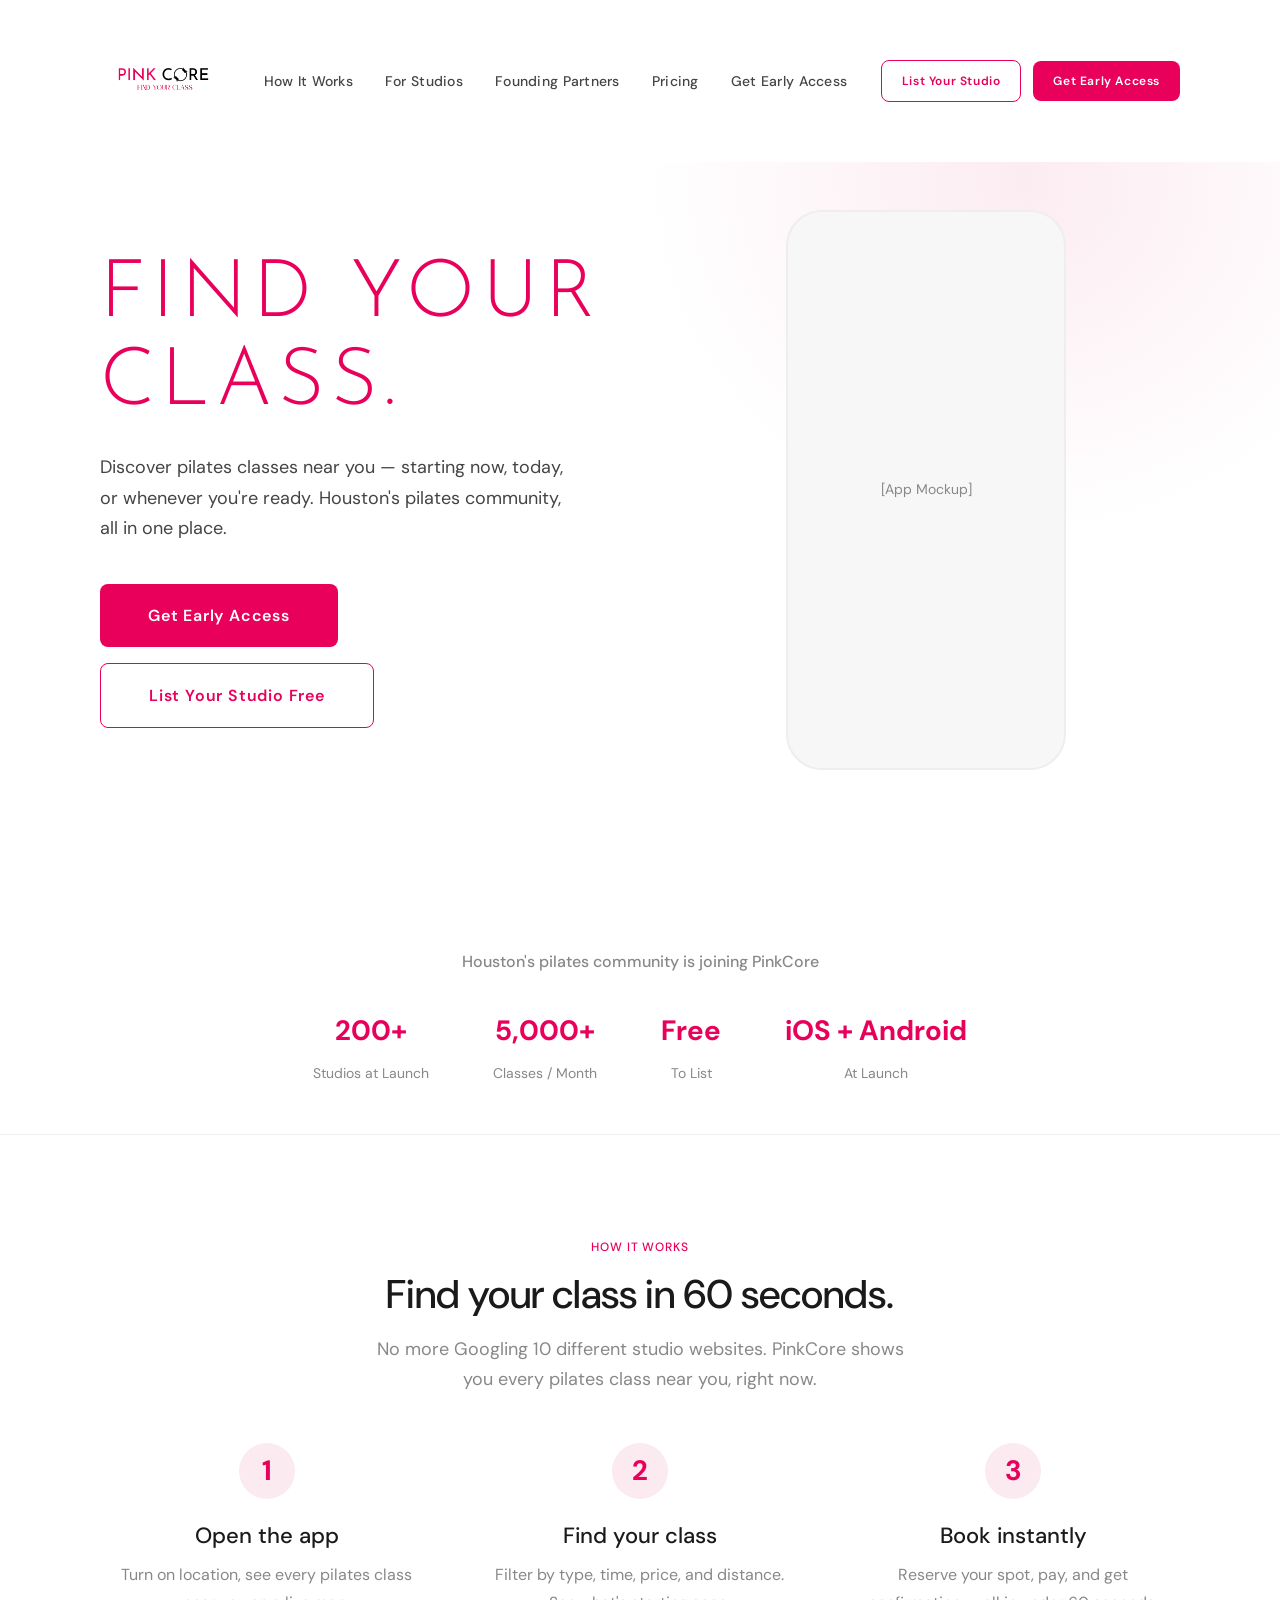
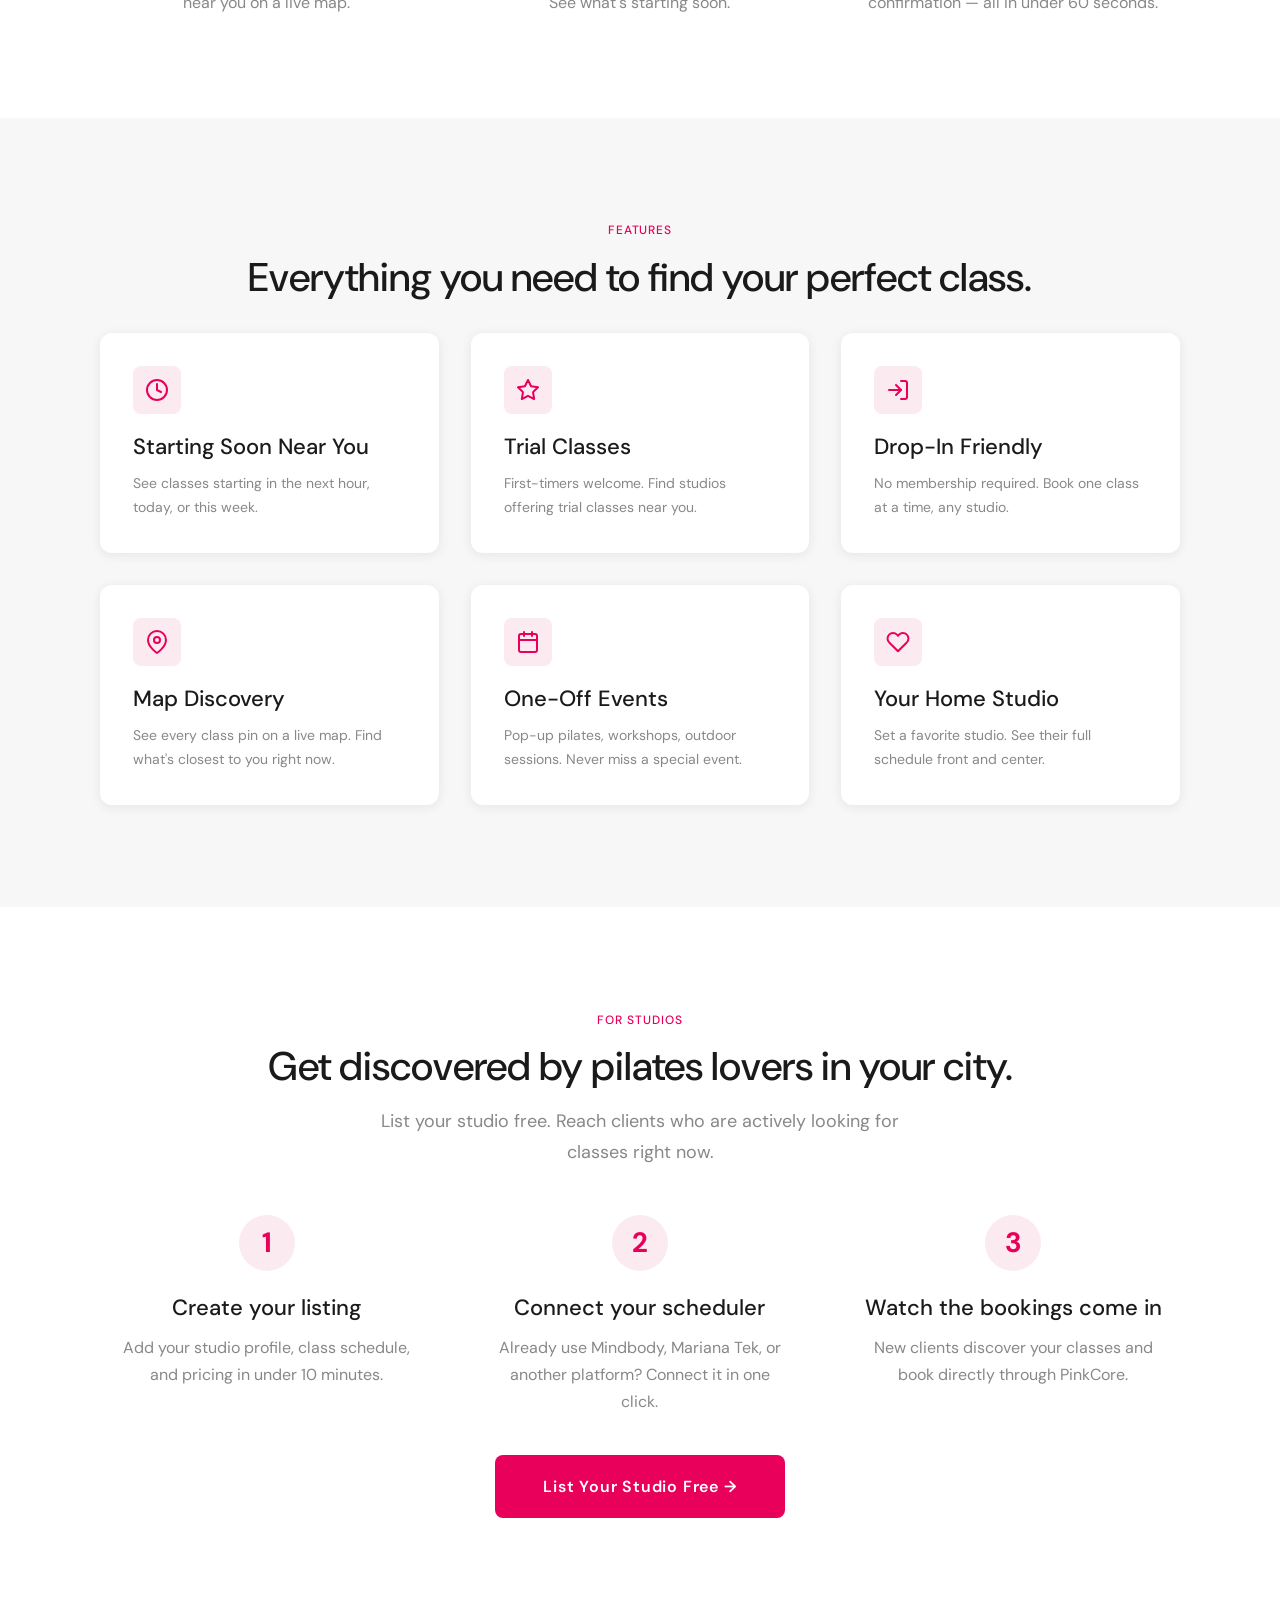
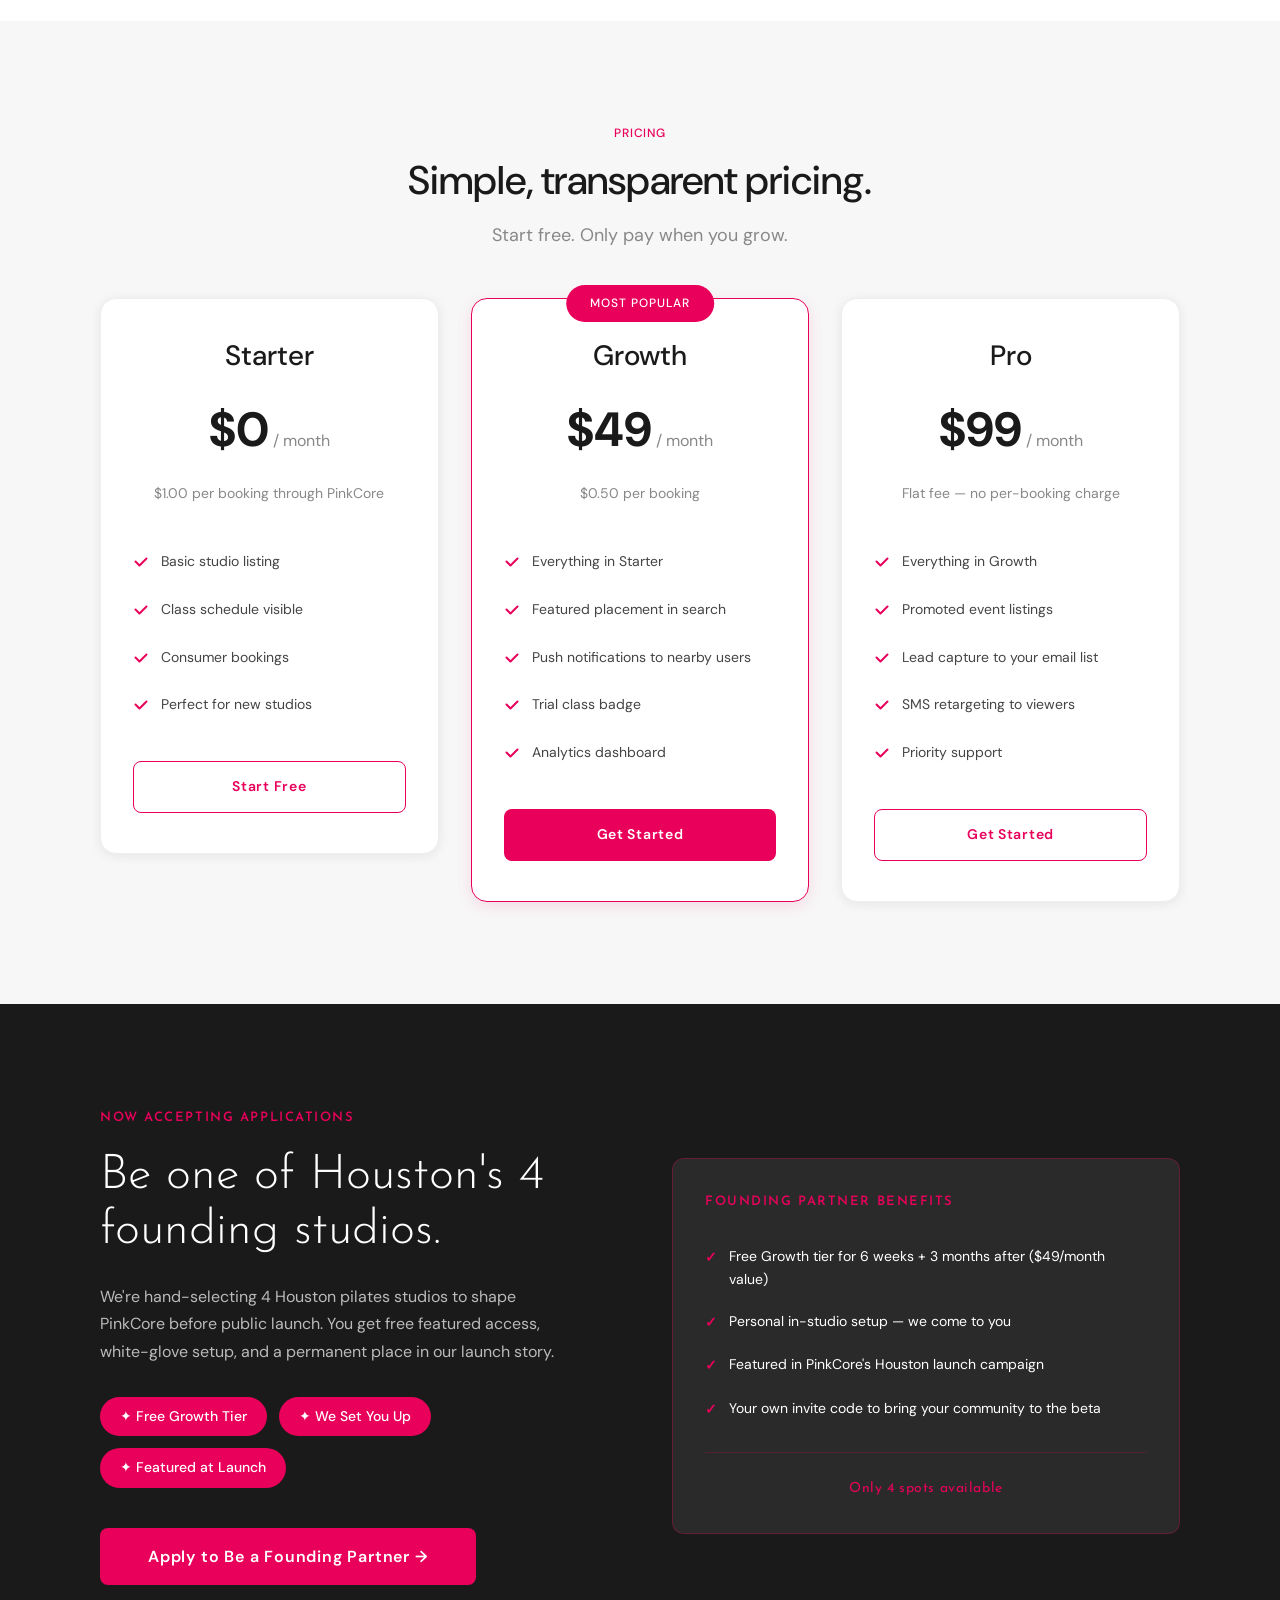
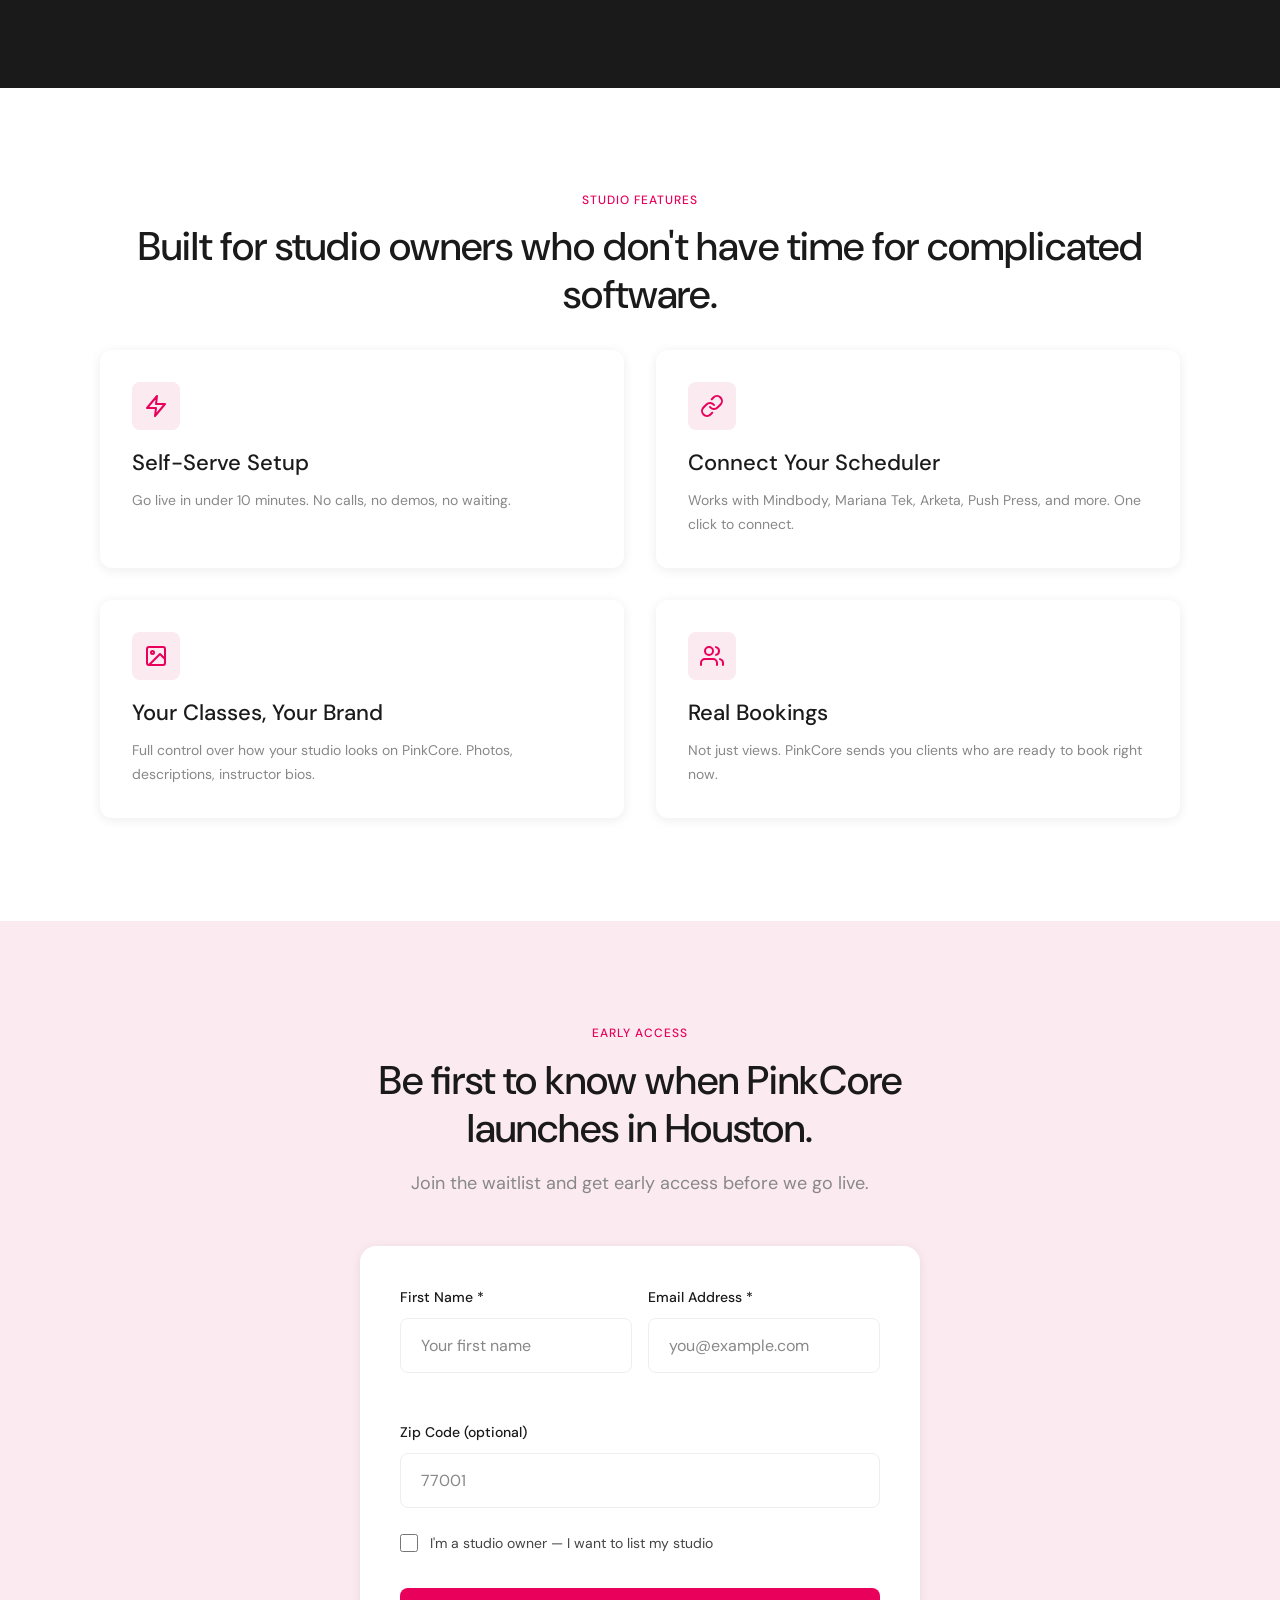
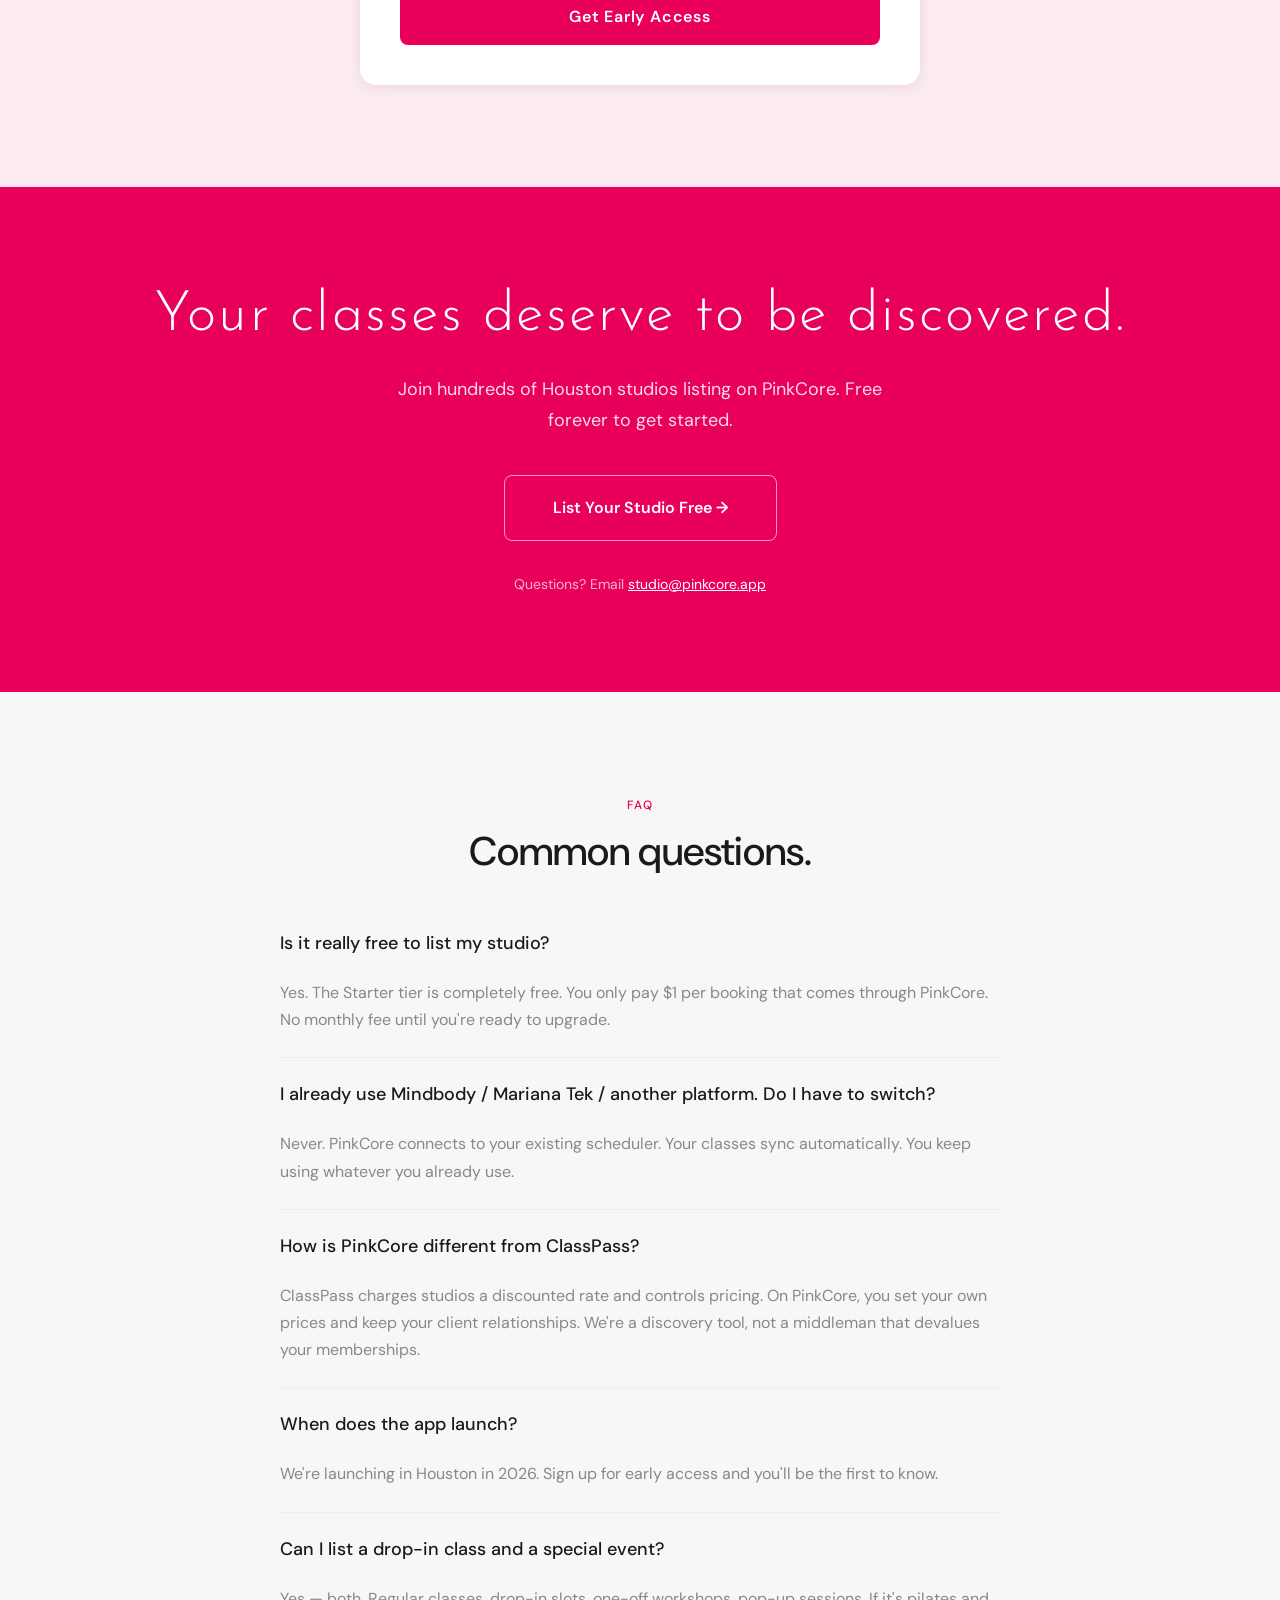
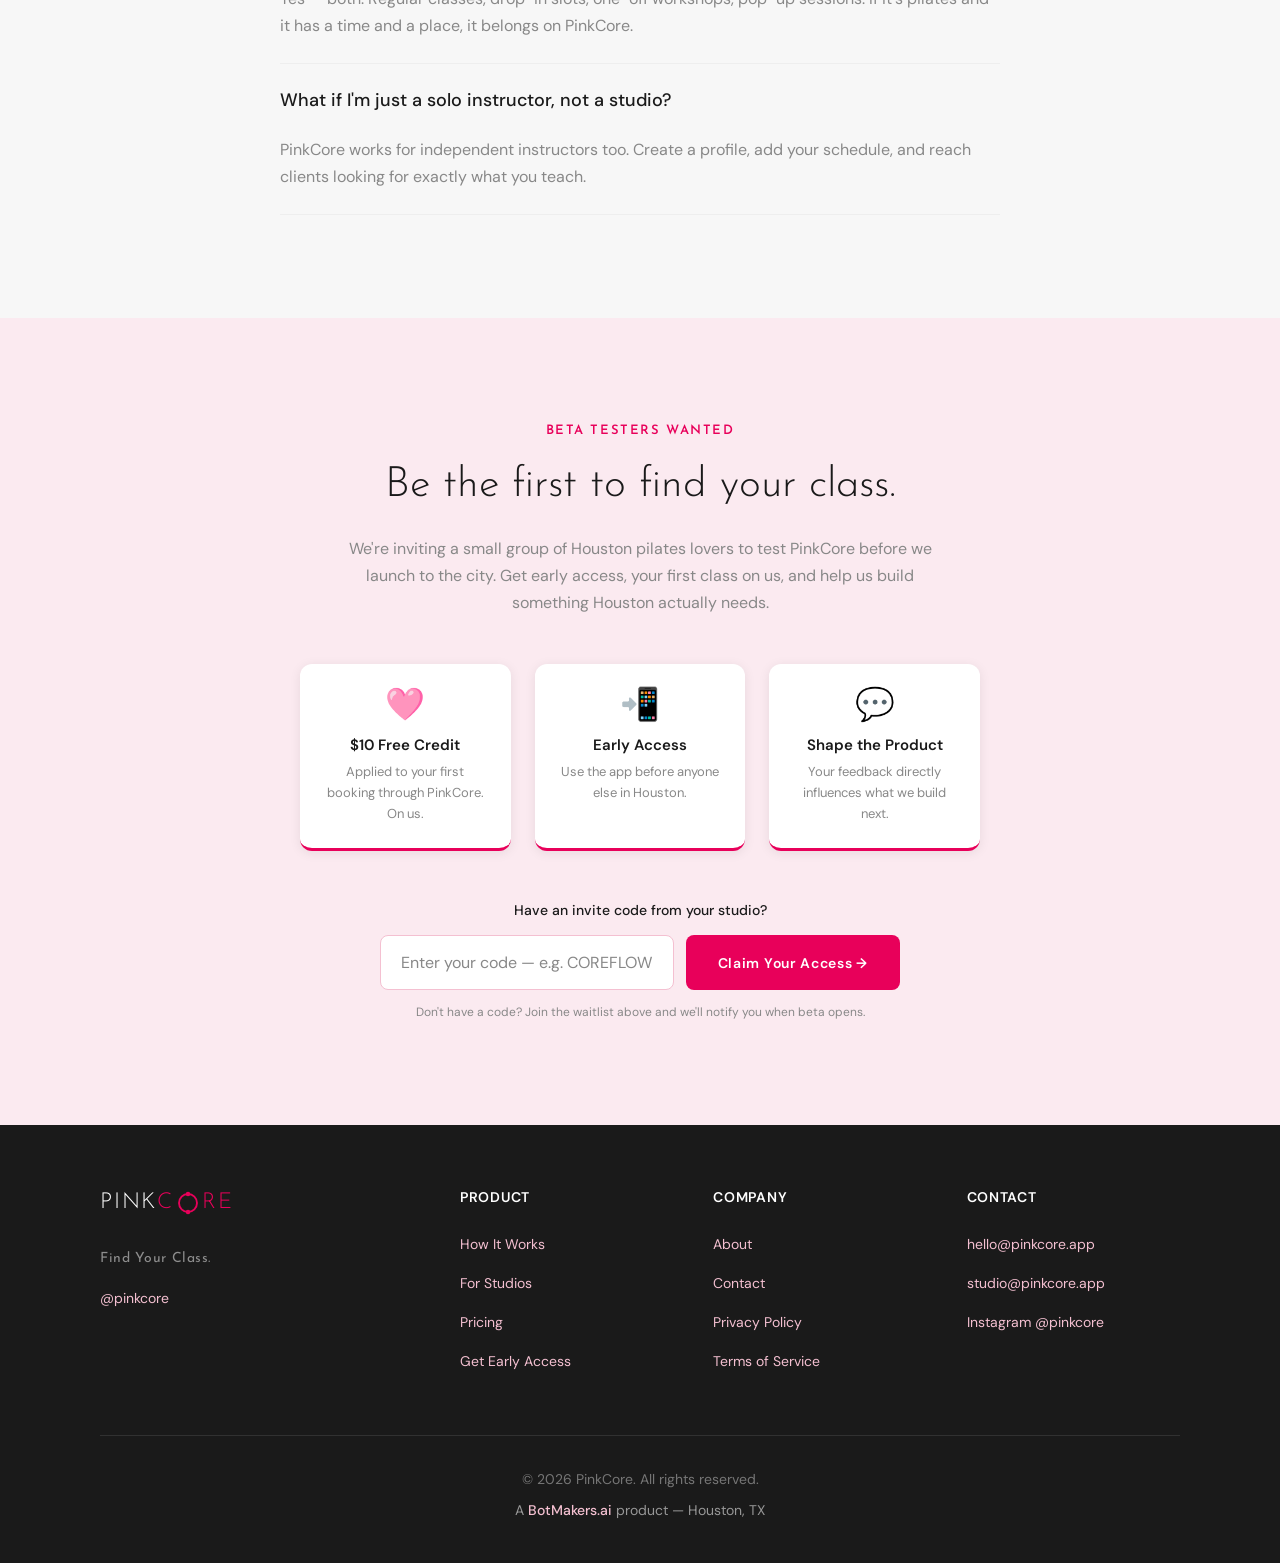
<file: index.html>
<!DOCTYPE html>
<html lang="en">
<head>
  <meta charset="UTF-8">
  <meta name="viewport" content="width=device-width, initial-scale=1.0">
  <title>PinkCore — Find Pilates Classes Near You | Houston</title>
  <meta name="description" content="Discover and book pilates classes near you with PinkCore. Drop-in classes, trial sessions, and one-off events — all on one app. Launching in Houston.">
  <meta name="keywords" content="pilates classes Houston, pilates near me, book pilates class, reformer pilates Houston, drop-in pilates">
  <meta property="og:title" content="PinkCore — Find Your Class">
  <meta property="og:description" content="Houston's pilates discovery app. Find classes near you, book instantly.">
  <meta property="og:image" content="/images/og-image.png">
  <meta property="og:url" content="https://pinkcore.app">
  <meta name="twitter:card" content="summary_large_image">
  <link rel="canonical" href="https://pinkcore.app">

  <!-- Favicon -->
  <link rel="icon" type="image/svg+xml" href="images/favicon.svg">

  <!-- Fonts -->
  <link rel="preconnect" href="https://fonts.googleapis.com">
  <link rel="preconnect" href="https://fonts.gstatic.com" crossorigin>
  <link href="https://fonts.googleapis.com/css2?family=DM+Sans:ital,opsz,wght@0,9..40,300;0,9..40,400;0,9..40,500;0,9..40,600;0,9..40,700;1,9..40,400&family=Josefin+Sans:wght@300;400;600;700&family=Playfair+Display:ital,wght@0,400;0,500;1,400&display=swap" rel="stylesheet">

  <!-- CSS -->
  <link rel="stylesheet" href="css/design-system.css">
  <link rel="stylesheet" href="css/main.css">
</head>
<body>

  <!-- Skip to Content -->
  <a href="#main" class="skip-link">Skip to main content</a>

  <!-- ============================================
       SECTION 1: NAV
       ============================================ -->
  <nav class="site-nav" id="site-nav">
    <div class="container">
      <div class="nav-inner">
        <!-- Logo -->
        <a href="#" class="nav-logo" aria-label="PinkCore — Home">
          <img src="images/logo/pinkcore-logo.png" alt="PinkCore — Find Your Class" class="nav-logo-img">
        </a>

        <!-- Desktop Nav Links -->
        <ul class="nav-links" id="nav-links">
          <li><a href="#how-it-works">How It Works</a></li>
          <li><a href="#for-studios">For Studios</a></li>
          <li><a href="#beta-studios">Founding Partners</a></li>
          <li><a href="#pricing">Pricing</a></li>
          <li><a href="#waitlist">Get Early Access</a></li>
        </ul>

        <!-- CTA + Hamburger -->
        <div class="nav-actions">
          <a href="#studio-cta" class="btn-secondary btn-sm nav-cta nav-cta-studio">List Your Studio</a>
          <a href="#waitlist" class="btn-primary btn-sm nav-cta nav-cta-primary">Get Early Access</a>
          <button class="hamburger" id="hamburger" aria-label="Open menu" aria-expanded="false">
            <span></span>
            <span></span>
            <span></span>
          </button>
        </div>
      </div>
    </div>
  </nav>

  <!-- Mobile Menu Overlay -->
  <div class="mobile-menu" id="mobile-menu" aria-hidden="true">
    <ul class="mobile-nav-links">
      <li><a href="#how-it-works">How It Works</a></li>
      <li><a href="#for-studios">For Studios</a></li>
      <li><a href="#beta-studios">Founding Partners</a></li>
      <li><a href="#pricing">Pricing</a></li>
      <li><a href="#waitlist">Get Early Access</a></li>
    </ul>
    <div class="mobile-cta-group">
      <a href="#studio-cta" class="btn-secondary btn-lg mobile-cta">List Your Studio</a>
      <a href="#waitlist" class="btn-primary btn-lg mobile-cta">Get Early Access</a>
    </div>
  </div>

  <main id="main">

    <!-- ============================================
         SECTION 2: HERO
         ============================================ -->
    <section class="hero" id="hero">
      <div class="container">
        <div class="hero-split">
          <div class="hero-content">
            <h1 class="hero-headline animate-on-scroll">Find Your Class.</h1>
            <p class="hero-sub animate-on-scroll">Discover pilates classes near you &mdash; starting now, today, or whenever you're ready. Houston's pilates community, all in one place.</p>
            <div class="hero-ctas animate-on-scroll">
              <a href="#waitlist" class="btn-primary btn-lg">Get Early Access</a>
              <a href="#studio-cta" class="btn-secondary btn-lg">List Your Studio Free</a>
            </div>
          </div>
          <div class="hero-mockup animate-on-scroll">
            <div class="hero-phone-placeholder">
              <p>[App Mockup]</p>
            </div>
          </div>
        </div>
      </div>
    </section>

    <!-- ============================================
         SECTION 3: SOCIAL PROOF BAR
         ============================================ -->
    <section class="section social-proof-bar" id="social-proof">
      <div class="container">
        <p class="social-proof-heading animate-on-scroll">Houston's pilates community is joining PinkCore</p>
        <div class="social-proof-stats animate-on-scroll">
          <div class="stat-item">
            <span class="stat-number">200+</span>
            <span class="stat-label">Studios at Launch</span>
          </div>
          <div class="stat-item">
            <span class="stat-number">5,000+</span>
            <span class="stat-label">Classes / Month</span>
          </div>
          <div class="stat-item">
            <span class="stat-number">Free</span>
            <span class="stat-label">To List</span>
          </div>
          <div class="stat-item">
            <span class="stat-number">iOS + Android</span>
            <span class="stat-label">At Launch</span>
          </div>
        </div>
      </div>
    </section>

    <!-- ============================================
         SECTION 4: HOW IT WORKS (Consumer)
         ============================================ -->
    <section class="section" id="how-it-works">
      <div class="container">
        <div class="section-header text-center animate-on-scroll">
          <p class="section-label">HOW IT WORKS</p>
          <h2 class="section-title">Find your class in 60 seconds.</h2>
          <p class="section-subtitle">No more Googling 10 different studio websites. PinkCore shows you every pilates class near you, right now.</p>
        </div>
        <div class="steps-grid">
          <div class="step-card animate-on-scroll">
            <span class="step-num">1</span>
            <h3>Open the app</h3>
            <p>Turn on location, see every pilates class near you on a live map.</p>
          </div>
          <div class="step-card animate-on-scroll">
            <span class="step-num">2</span>
            <h3>Find your class</h3>
            <p>Filter by type, time, price, and distance. See what's starting soon.</p>
          </div>
          <div class="step-card animate-on-scroll">
            <span class="step-num">3</span>
            <h3>Book instantly</h3>
            <p>Reserve your spot, pay, and get confirmation &mdash; all in under 60 seconds.</p>
          </div>
        </div>
      </div>
    </section>

    <!-- ============================================
         SECTION 5: CONSUMER FEATURES
         ============================================ -->
    <section class="section" id="features">
      <div class="container">
        <div class="section-header text-center animate-on-scroll">
          <p class="section-label">FEATURES</p>
          <h2 class="section-title">Everything you need to find your perfect class.</h2>
        </div>
        <div class="features-grid">
          <div class="feature-card animate-on-scroll">
            <div class="feature-icon">
              <svg width="24" height="24" viewBox="0 0 24 24" fill="none" stroke="currentColor" stroke-width="2" stroke-linecap="round" stroke-linejoin="round"><circle cx="12" cy="12" r="10"/><polyline points="12,6 12,12 16,14"/></svg>
            </div>
            <h3>Starting Soon Near You</h3>
            <p>See classes starting in the next hour, today, or this week.</p>
          </div>
          <div class="feature-card animate-on-scroll">
            <div class="feature-icon">
              <svg width="24" height="24" viewBox="0 0 24 24" fill="none" stroke="currentColor" stroke-width="2" stroke-linecap="round" stroke-linejoin="round"><polygon points="12,2 15.09,8.26 22,9.27 17,14.14 18.18,21.02 12,17.77 5.82,21.02 7,14.14 2,9.27 8.91,8.26"/></svg>
            </div>
            <h3>Trial Classes</h3>
            <p>First-timers welcome. Find studios offering trial classes near you.</p>
          </div>
          <div class="feature-card animate-on-scroll">
            <div class="feature-icon">
              <svg width="24" height="24" viewBox="0 0 24 24" fill="none" stroke="currentColor" stroke-width="2" stroke-linecap="round" stroke-linejoin="round"><path d="M15 3h4a2 2 0 012 2v14a2 2 0 01-2 2h-4"/><polyline points="10,17 15,12 10,7"/><line x1="15" y1="12" x2="3" y2="12"/></svg>
            </div>
            <h3>Drop-In Friendly</h3>
            <p>No membership required. Book one class at a time, any studio.</p>
          </div>
          <div class="feature-card animate-on-scroll">
            <div class="feature-icon">
              <svg width="24" height="24" viewBox="0 0 24 24" fill="none" stroke="currentColor" stroke-width="2" stroke-linecap="round" stroke-linejoin="round"><path d="M21 10c0 7-9 13-9 13s-9-6-9-13a9 9 0 0118 0z"/><circle cx="12" cy="10" r="3"/></svg>
            </div>
            <h3>Map Discovery</h3>
            <p>See every class pin on a live map. Find what's closest to you right now.</p>
          </div>
          <div class="feature-card animate-on-scroll">
            <div class="feature-icon">
              <svg width="24" height="24" viewBox="0 0 24 24" fill="none" stroke="currentColor" stroke-width="2" stroke-linecap="round" stroke-linejoin="round"><rect x="3" y="4" width="18" height="18" rx="2"/><line x1="16" y1="2" x2="16" y2="6"/><line x1="8" y1="2" x2="8" y2="6"/><line x1="3" y1="10" x2="21" y2="10"/></svg>
            </div>
            <h3>One-Off Events</h3>
            <p>Pop-up pilates, workshops, outdoor sessions. Never miss a special event.</p>
          </div>
          <div class="feature-card animate-on-scroll">
            <div class="feature-icon">
              <svg width="24" height="24" viewBox="0 0 24 24" fill="none" stroke="currentColor" stroke-width="2" stroke-linecap="round" stroke-linejoin="round"><path d="M20.84 4.61a5.5 5.5 0 00-7.78 0L12 5.67l-1.06-1.06a5.5 5.5 0 00-7.78 7.78l1.06 1.06L12 21.23l7.78-7.78 1.06-1.06a5.5 5.5 0 000-7.78z"/></svg>
            </div>
            <h3>Your Home Studio</h3>
            <p>Set a favorite studio. See their full schedule front and center.</p>
          </div>
        </div>
      </div>
    </section>

    <!-- ============================================
         SECTION 6: HOW IT WORKS (Studio)
         ============================================ -->
    <section class="section" id="for-studios">
      <div class="container">
        <div class="section-header text-center animate-on-scroll">
          <p class="section-label">FOR STUDIOS</p>
          <h2 class="section-title">Get discovered by pilates lovers in your city.</h2>
          <p class="section-subtitle">List your studio free. Reach clients who are actively looking for classes right now.</p>
        </div>
        <div class="steps-grid">
          <div class="step-card animate-on-scroll">
            <span class="step-num">1</span>
            <h3>Create your listing</h3>
            <p>Add your studio profile, class schedule, and pricing in under 10 minutes.</p>
          </div>
          <div class="step-card animate-on-scroll">
            <span class="step-num">2</span>
            <h3>Connect your scheduler</h3>
            <p>Already use Mindbody, Mariana Tek, or another platform? Connect it in one click.</p>
          </div>
          <div class="step-card animate-on-scroll">
            <span class="step-num">3</span>
            <h3>Watch the bookings come in</h3>
            <p>New clients discover your classes and book directly through PinkCore.</p>
          </div>
        </div>
        <div class="steps-cta text-center animate-on-scroll">
          <a href="#studio-cta" class="btn-primary btn-lg">List Your Studio Free &rarr;</a>
        </div>
      </div>
    </section>

    <!-- ============================================
         SECTION 7: STUDIO PRICING
         ============================================ -->
    <section class="section" id="pricing">
      <div class="container">
        <div class="section-header text-center animate-on-scroll">
          <p class="section-label">PRICING</p>
          <h2 class="section-title">Simple, transparent pricing.</h2>
          <p class="section-subtitle">Start free. Only pay when you grow.</p>
        </div>
        <div class="pricing-grid">
          <!-- Starter -->
          <div class="pricing-card animate-on-scroll">
            <div class="pricing-header">
              <h3>Starter</h3>
              <div class="pricing-price">
                <span class="price-amount">$0</span>
                <span class="price-period">/ month</span>
              </div>
              <p class="price-detail">$1.00 per booking through PinkCore</p>
            </div>
            <ul class="pricing-features">
              <li><svg class="check-icon" width="16" height="16" viewBox="0 0 16 16" fill="none"><path d="M13.5 4.5L6.5 11.5L2.5 7.5" stroke="currentColor" stroke-width="2" stroke-linecap="round" stroke-linejoin="round"/></svg> Basic studio listing</li>
              <li><svg class="check-icon" width="16" height="16" viewBox="0 0 16 16" fill="none"><path d="M13.5 4.5L6.5 11.5L2.5 7.5" stroke="currentColor" stroke-width="2" stroke-linecap="round" stroke-linejoin="round"/></svg> Class schedule visible</li>
              <li><svg class="check-icon" width="16" height="16" viewBox="0 0 16 16" fill="none"><path d="M13.5 4.5L6.5 11.5L2.5 7.5" stroke="currentColor" stroke-width="2" stroke-linecap="round" stroke-linejoin="round"/></svg> Consumer bookings</li>
              <li><svg class="check-icon" width="16" height="16" viewBox="0 0 16 16" fill="none"><path d="M13.5 4.5L6.5 11.5L2.5 7.5" stroke="currentColor" stroke-width="2" stroke-linecap="round" stroke-linejoin="round"/></svg> Perfect for new studios</li>
            </ul>
            <a href="#studio-cta" class="btn-secondary btn-block">Start Free</a>
          </div>
          <!-- Growth (Featured) -->
          <div class="pricing-card pricing-featured animate-on-scroll">
            <div class="pricing-badge">Most Popular</div>
            <div class="pricing-header">
              <h3>Growth</h3>
              <div class="pricing-price">
                <span class="price-amount">$49</span>
                <span class="price-period">/ month</span>
              </div>
              <p class="price-detail">$0.50 per booking</p>
            </div>
            <ul class="pricing-features">
              <li><svg class="check-icon" width="16" height="16" viewBox="0 0 16 16" fill="none"><path d="M13.5 4.5L6.5 11.5L2.5 7.5" stroke="currentColor" stroke-width="2" stroke-linecap="round" stroke-linejoin="round"/></svg> Everything in Starter</li>
              <li><svg class="check-icon" width="16" height="16" viewBox="0 0 16 16" fill="none"><path d="M13.5 4.5L6.5 11.5L2.5 7.5" stroke="currentColor" stroke-width="2" stroke-linecap="round" stroke-linejoin="round"/></svg> Featured placement in search</li>
              <li><svg class="check-icon" width="16" height="16" viewBox="0 0 16 16" fill="none"><path d="M13.5 4.5L6.5 11.5L2.5 7.5" stroke="currentColor" stroke-width="2" stroke-linecap="round" stroke-linejoin="round"/></svg> Push notifications to nearby users</li>
              <li><svg class="check-icon" width="16" height="16" viewBox="0 0 16 16" fill="none"><path d="M13.5 4.5L6.5 11.5L2.5 7.5" stroke="currentColor" stroke-width="2" stroke-linecap="round" stroke-linejoin="round"/></svg> Trial class badge</li>
              <li><svg class="check-icon" width="16" height="16" viewBox="0 0 16 16" fill="none"><path d="M13.5 4.5L6.5 11.5L2.5 7.5" stroke="currentColor" stroke-width="2" stroke-linecap="round" stroke-linejoin="round"/></svg> Analytics dashboard</li>
            </ul>
            <a href="#studio-cta" class="btn-primary btn-block">Get Started</a>
          </div>
          <!-- Pro -->
          <div class="pricing-card animate-on-scroll">
            <div class="pricing-header">
              <h3>Pro</h3>
              <div class="pricing-price">
                <span class="price-amount">$99</span>
                <span class="price-period">/ month</span>
              </div>
              <p class="price-detail">Flat fee &mdash; no per-booking charge</p>
            </div>
            <ul class="pricing-features">
              <li><svg class="check-icon" width="16" height="16" viewBox="0 0 16 16" fill="none"><path d="M13.5 4.5L6.5 11.5L2.5 7.5" stroke="currentColor" stroke-width="2" stroke-linecap="round" stroke-linejoin="round"/></svg> Everything in Growth</li>
              <li><svg class="check-icon" width="16" height="16" viewBox="0 0 16 16" fill="none"><path d="M13.5 4.5L6.5 11.5L2.5 7.5" stroke="currentColor" stroke-width="2" stroke-linecap="round" stroke-linejoin="round"/></svg> Promoted event listings</li>
              <li><svg class="check-icon" width="16" height="16" viewBox="0 0 16 16" fill="none"><path d="M13.5 4.5L6.5 11.5L2.5 7.5" stroke="currentColor" stroke-width="2" stroke-linecap="round" stroke-linejoin="round"/></svg> Lead capture to your email list</li>
              <li><svg class="check-icon" width="16" height="16" viewBox="0 0 16 16" fill="none"><path d="M13.5 4.5L6.5 11.5L2.5 7.5" stroke="currentColor" stroke-width="2" stroke-linecap="round" stroke-linejoin="round"/></svg> SMS retargeting to viewers</li>
              <li><svg class="check-icon" width="16" height="16" viewBox="0 0 16 16" fill="none"><path d="M13.5 4.5L6.5 11.5L2.5 7.5" stroke="currentColor" stroke-width="2" stroke-linecap="round" stroke-linejoin="round"/></svg> Priority support</li>
            </ul>
            <a href="#studio-cta" class="btn-secondary btn-block">Get Started</a>
          </div>
        </div>
      </div>
    </section>

    <!-- ============================================
         BETA SECTION 1: STUDIO FOUNDING PARTNER
         ============================================ -->
    <section class="section beta-studios-section" id="beta-studios">
      <div class="container">
        <div class="beta-studios-grid">
          <!-- Left Side -->
          <div class="beta-studios-content animate-on-scroll">
            <p class="beta-studios-label">NOW ACCEPTING APPLICATIONS</p>
            <h2 class="beta-studios-headline">Be one of Houston's 4 founding studios.</h2>
            <p class="beta-studios-sub">We're hand-selecting 4 Houston pilates studios to shape PinkCore before public launch. You get free featured access, white-glove setup, and a permanent place in our launch story.</p>
            <div class="beta-studios-pills">
              <span class="beta-pill">&#10022; Free Growth Tier</span>
              <span class="beta-pill">&#10022; We Set You Up</span>
              <span class="beta-pill">&#10022; Featured at Launch</span>
            </div>
            <button class="btn-primary btn-lg" id="open-studio-modal">Apply to Be a Founding Partner &rarr;</button>
          </div>
          <!-- Right Side — Invitation Card -->
          <div class="beta-studios-card animate-on-scroll">
            <p class="beta-card-label">FOUNDING PARTNER BENEFITS</p>
            <ul class="beta-card-checklist">
              <li><span class="beta-check">&#10003;</span> Free Growth tier for 6 weeks + 3 months after ($49/month value)</li>
              <li><span class="beta-check">&#10003;</span> Personal in-studio setup &mdash; we come to you</li>
              <li><span class="beta-check">&#10003;</span> Featured in PinkCore's Houston launch campaign</li>
              <li><span class="beta-check">&#10003;</span> Your own invite code to bring your community to the beta</li>
            </ul>
            <p class="beta-card-spots">Only 4 spots available</p>
          </div>
        </div>
      </div>
    </section>

    <!-- Studio Application Modal -->
    <div class="modal-overlay" id="studio-modal" aria-hidden="true">
      <div class="modal-card" role="dialog" aria-labelledby="modal-title" aria-modal="true">
        <button class="modal-close" id="close-studio-modal" aria-label="Close modal">&times;</button>
        <h2 class="modal-title" id="modal-title">Apply to Be a Founding Partner</h2>
        <p class="modal-subtitle">We'll be in touch within 48 hours. Only 4 spots available.</p>
        <form class="studio-app-form" id="studio-app-form" novalidate>
          <!-- Honeypot -->
          <div class="hp-field" aria-hidden="true">
            <input type="text" name="website" tabindex="-1" autocomplete="off">
          </div>
          <div class="form-group">
            <label for="studio-name">Studio Name *</label>
            <input type="text" id="studio-name" name="studio_name" required placeholder="Your studio name">
          </div>
          <div class="form-group">
            <label for="studio-owner-name">Your Name *</label>
            <input type="text" id="studio-owner-name" name="owner_name" required placeholder="Your full name">
          </div>
          <div class="form-row">
            <div class="form-group">
              <label for="studio-email">Email Address *</label>
              <input type="email" id="studio-email" name="email" required placeholder="you@studio.com">
            </div>
            <div class="form-group">
              <label for="studio-phone">Phone Number *</label>
              <input type="tel" id="studio-phone" name="phone" required placeholder="(555) 555-5555">
            </div>
          </div>
          <div class="form-group">
            <label for="studio-address">Studio Neighborhood / Address *</label>
            <input type="text" id="studio-address" name="address" required placeholder="e.g. Montrose, Houston TX">
          </div>
          <div class="form-group">
            <label for="studio-platform">Current Booking Platform *</label>
            <select id="studio-platform" name="booking_platform" required>
              <option value="" disabled selected>Select your platform</option>
              <option value="Arketa">Arketa</option>
              <option value="Mindbody">Mindbody</option>
              <option value="Mariana Tek">Mariana Tek</option>
              <option value="Push Press">Push Press</option>
              <option value="Square">Square</option>
              <option value="Acuity">Acuity</option>
              <option value="Other">Other</option>
              <option value="None">I don't use one</option>
            </select>
          </div>
          <div class="form-group">
            <label for="studio-instagram">Instagram Handle (optional)</label>
            <input type="text" id="studio-instagram" name="instagram" placeholder="@yourstudio">
          </div>
          <div class="form-group">
            <label for="studio-why">Why do you want to be a PinkCore founding partner? (optional)</label>
            <textarea id="studio-why" name="why" rows="3" placeholder="Tell us a little about your studio and what excites you about PinkCore..."></textarea>
          </div>
          <button type="submit" class="btn-primary btn-lg btn-block" id="studio-app-submit">Submit My Application</button>
        </form>
        <!-- Success State -->
        <div class="modal-success" id="studio-app-success" style="display:none;">
          <p class="modal-success-msg">We'll be in touch within 48 hours. 🩷</p>
        </div>
        <!-- Error State -->
        <div class="modal-error" id="studio-app-error" style="display:none;">
          <p>Something went wrong. Please try again.</p>
        </div>
      </div>
    </div>

    <!-- ============================================
         SECTION 8: STUDIO FEATURES
         ============================================ -->
    <section class="section" id="studio-features">
      <div class="container">
        <div class="section-header text-center animate-on-scroll">
          <p class="section-label">STUDIO FEATURES</p>
          <h2 class="section-title">Built for studio owners who don't have time for complicated software.</h2>
        </div>
        <div class="studio-features-grid">
          <div class="studio-feature-card animate-on-scroll">
            <div class="feature-icon">
              <svg width="24" height="24" viewBox="0 0 24 24" fill="none" stroke="currentColor" stroke-width="2" stroke-linecap="round" stroke-linejoin="round"><path d="M13 2L3 14h9l-1 8 10-12h-9l1-8z"/></svg>
            </div>
            <h3>Self-Serve Setup</h3>
            <p>Go live in under 10 minutes. No calls, no demos, no waiting.</p>
          </div>
          <div class="studio-feature-card animate-on-scroll">
            <div class="feature-icon">
              <svg width="24" height="24" viewBox="0 0 24 24" fill="none" stroke="currentColor" stroke-width="2" stroke-linecap="round" stroke-linejoin="round"><path d="M10 13a5 5 0 007.54.54l3-3a5 5 0 00-7.07-7.07l-1.72 1.71"/><path d="M14 11a5 5 0 00-7.54-.54l-3 3a5 5 0 007.07 7.07l1.71-1.71"/></svg>
            </div>
            <h3>Connect Your Scheduler</h3>
            <p>Works with Mindbody, Mariana Tek, Arketa, Push Press, and more. One click to connect.</p>
          </div>
          <div class="studio-feature-card animate-on-scroll">
            <div class="feature-icon">
              <svg width="24" height="24" viewBox="0 0 24 24" fill="none" stroke="currentColor" stroke-width="2" stroke-linecap="round" stroke-linejoin="round"><rect x="3" y="3" width="18" height="18" rx="2"/><circle cx="8.5" cy="8.5" r="1.5"/><polyline points="21,15 16,10 5,21"/></svg>
            </div>
            <h3>Your Classes, Your Brand</h3>
            <p>Full control over how your studio looks on PinkCore. Photos, descriptions, instructor bios.</p>
          </div>
          <div class="studio-feature-card animate-on-scroll">
            <div class="feature-icon">
              <svg width="24" height="24" viewBox="0 0 24 24" fill="none" stroke="currentColor" stroke-width="2" stroke-linecap="round" stroke-linejoin="round"><path d="M17 21v-2a4 4 0 00-4-4H5a4 4 0 00-4 4v2"/><circle cx="9" cy="7" r="4"/><path d="M23 21v-2a4 4 0 00-3-3.87"/><path d="M16 3.13a4 4 0 010 7.75"/></svg>
            </div>
            <h3>Real Bookings</h3>
            <p>Not just views. PinkCore sends you clients who are ready to book right now.</p>
          </div>
        </div>
      </div>
    </section>

    <!-- ============================================
         SECTION 9: CONSUMER WAITLIST
         ============================================ -->
    <section class="section waitlist-section" id="waitlist">
      <div class="container">
        <div class="waitlist-wrap">
          <div class="section-header text-center animate-on-scroll">
            <p class="section-label">EARLY ACCESS</p>
            <h2 class="section-title">Be first to know when PinkCore launches in Houston.</h2>
            <p class="section-subtitle">Join the waitlist and get early access before we go live.</p>
          </div>
          <form class="waitlist-form animate-on-scroll" id="waitlist-form" novalidate>
            <!-- Honeypot -->
            <div class="hp-field" aria-hidden="true">
              <input type="text" name="website" tabindex="-1" autocomplete="off">
            </div>
            <div class="form-row">
              <div class="form-group">
                <label for="waitlist-name">First Name *</label>
                <input type="text" id="waitlist-name" name="first_name" required placeholder="Your first name" autocomplete="given-name">
                <span class="form-error" id="error-name"></span>
              </div>
              <div class="form-group">
                <label for="waitlist-email">Email Address *</label>
                <input type="email" id="waitlist-email" name="email" required placeholder="you@example.com" autocomplete="email">
                <span class="form-error" id="error-email"></span>
              </div>
            </div>
            <div class="form-group">
              <label for="waitlist-zip">Zip Code (optional)</label>
              <input type="text" id="waitlist-zip" name="zip_code" placeholder="77001" maxlength="5" inputmode="numeric">
            </div>
            <div class="form-checkbox">
              <label>
                <input type="checkbox" name="is_studio_owner" value="yes">
                <span>I'm a studio owner &mdash; I want to list my studio</span>
              </label>
            </div>
            <button type="submit" class="btn-primary btn-lg btn-block" id="waitlist-submit">Get Early Access</button>
          </form>
          <!-- Success State -->
          <div class="form-success" id="waitlist-success" style="display:none;">
            <h3>You're on the list!</h3>
            <p>We'll be in touch before launch.</p>
          </div>
        </div>
      </div>
    </section>

    <!-- ============================================
         SECTION 10: STUDIO CTA
         ============================================ -->
    <section class="section studio-cta-section" id="studio-cta">
      <div class="container text-center">
        <h2 class="studio-cta-headline animate-on-scroll">Your classes deserve to be discovered.</h2>
        <p class="studio-cta-sub animate-on-scroll">Join hundreds of Houston studios listing on PinkCore. Free forever to get started.</p>
        <div class="animate-on-scroll">
          <a href="mailto:studio@pinkcore.app" class="btn-ghost btn-lg">List Your Studio Free &rarr;</a>
        </div>
        <p class="studio-cta-contact animate-on-scroll">Questions? Email <a href="mailto:studio@pinkcore.app">studio@pinkcore.app</a></p>
      </div>
    </section>

    <!-- ============================================
         SECTION 11: FAQ
         ============================================ -->
    <section class="section" id="faq">
      <div class="container">
        <div class="section-header text-center animate-on-scroll">
          <p class="section-label">FAQ</p>
          <h2 class="section-title">Common questions.</h2>
        </div>
        <div class="faq-list">
          <div class="faq-item animate-on-scroll">
            <button class="faq-question" aria-expanded="false">
              <span>Is it really free to list my studio?</span>
              <svg class="faq-chevron" width="20" height="20" viewBox="0 0 20 20" fill="none"><path d="M5 7.5L10 12.5L15 7.5" stroke="currentColor" stroke-width="2" stroke-linecap="round" stroke-linejoin="round"/></svg>
            </button>
            <div class="faq-answer">
              <p>Yes. The Starter tier is completely free. You only pay $1 per booking that comes through PinkCore. No monthly fee until you're ready to upgrade.</p>
            </div>
          </div>
          <div class="faq-item animate-on-scroll">
            <button class="faq-question" aria-expanded="false">
              <span>I already use Mindbody / Mariana Tek / another platform. Do I have to switch?</span>
              <svg class="faq-chevron" width="20" height="20" viewBox="0 0 20 20" fill="none"><path d="M5 7.5L10 12.5L15 7.5" stroke="currentColor" stroke-width="2" stroke-linecap="round" stroke-linejoin="round"/></svg>
            </button>
            <div class="faq-answer">
              <p>Never. PinkCore connects to your existing scheduler. Your classes sync automatically. You keep using whatever you already use.</p>
            </div>
          </div>
          <div class="faq-item animate-on-scroll">
            <button class="faq-question" aria-expanded="false">
              <span>How is PinkCore different from ClassPass?</span>
              <svg class="faq-chevron" width="20" height="20" viewBox="0 0 20 20" fill="none"><path d="M5 7.5L10 12.5L15 7.5" stroke="currentColor" stroke-width="2" stroke-linecap="round" stroke-linejoin="round"/></svg>
            </button>
            <div class="faq-answer">
              <p>ClassPass charges studios a discounted rate and controls pricing. On PinkCore, you set your own prices and keep your client relationships. We're a discovery tool, not a middleman that devalues your memberships.</p>
            </div>
          </div>
          <div class="faq-item animate-on-scroll">
            <button class="faq-question" aria-expanded="false">
              <span>When does the app launch?</span>
              <svg class="faq-chevron" width="20" height="20" viewBox="0 0 20 20" fill="none"><path d="M5 7.5L10 12.5L15 7.5" stroke="currentColor" stroke-width="2" stroke-linecap="round" stroke-linejoin="round"/></svg>
            </button>
            <div class="faq-answer">
              <p>We're launching in Houston in 2026. Sign up for early access and you'll be the first to know.</p>
            </div>
          </div>
          <div class="faq-item animate-on-scroll">
            <button class="faq-question" aria-expanded="false">
              <span>Can I list a drop-in class and a special event?</span>
              <svg class="faq-chevron" width="20" height="20" viewBox="0 0 20 20" fill="none"><path d="M5 7.5L10 12.5L15 7.5" stroke="currentColor" stroke-width="2" stroke-linecap="round" stroke-linejoin="round"/></svg>
            </button>
            <div class="faq-answer">
              <p>Yes &mdash; both. Regular classes, drop-in slots, one-off workshops, pop-up sessions. If it's pilates and it has a time and a place, it belongs on PinkCore.</p>
            </div>
          </div>
          <div class="faq-item animate-on-scroll">
            <button class="faq-question" aria-expanded="false">
              <span>What if I'm just a solo instructor, not a studio?</span>
              <svg class="faq-chevron" width="20" height="20" viewBox="0 0 20 20" fill="none"><path d="M5 7.5L10 12.5L15 7.5" stroke="currentColor" stroke-width="2" stroke-linecap="round" stroke-linejoin="round"/></svg>
            </button>
            <div class="faq-answer">
              <p>PinkCore works for independent instructors too. Create a profile, add your schedule, and reach clients looking for exactly what you teach.</p>
            </div>
          </div>
        </div>
      </div>
    </section>

    <!-- ============================================
         BETA SECTION 2: CONSUMER BETA TESTER
         ============================================ -->
    <section class="section beta-consumers-section" id="beta-consumers">
      <div class="container">
        <div class="beta-consumers-wrap">
          <p class="beta-consumers-label animate-on-scroll">BETA TESTERS WANTED</p>
          <h2 class="beta-consumers-headline animate-on-scroll">Be the first to find your class.</h2>
          <p class="beta-consumers-sub animate-on-scroll">We're inviting a small group of Houston pilates lovers to test PinkCore before we launch to the city. Get early access, your first class on us, and help us build something Houston actually needs.</p>

          <div class="beta-benefits-grid animate-on-scroll">
            <div class="beta-benefit-card">
              <span class="beta-benefit-icon">🩷</span>
              <h3 class="beta-benefit-title">$10 Free Credit</h3>
              <p class="beta-benefit-body">Applied to your first booking through PinkCore. On us.</p>
            </div>
            <div class="beta-benefit-card">
              <span class="beta-benefit-icon">&#x1F4F2;</span>
              <h3 class="beta-benefit-title">Early Access</h3>
              <p class="beta-benefit-body">Use the app before anyone else in Houston.</p>
            </div>
            <div class="beta-benefit-card">
              <span class="beta-benefit-icon">&#x1F4AC;</span>
              <h3 class="beta-benefit-title">Shape the Product</h3>
              <p class="beta-benefit-body">Your feedback directly influences what we build next.</p>
            </div>
          </div>

          <!-- Invite Code Section -->
          <div class="beta-invite-section animate-on-scroll">
            <label class="beta-invite-label">Have an invite code from your studio?</label>
            <div class="beta-invite-row" id="beta-invite-row">
              <input type="text" class="beta-invite-input" id="beta-invite-input" placeholder="Enter your code — e.g. COREFLOW24">
              <button class="btn-primary beta-invite-btn" id="beta-invite-btn">Claim Your Access &rarr;</button>
            </div>
            <p class="beta-invite-note">Don't have a code? Join the waitlist above and we'll notify you when beta opens.</p>
            <!-- Email follow-up (hidden initially) -->
            <div class="beta-invite-email" id="beta-invite-email" style="display:none;">
              <label class="beta-invite-label">What's your email so we can send your access link?</label>
              <div class="beta-invite-row">
                <input type="email" class="beta-invite-input" id="beta-invite-email-input" placeholder="you@example.com">
                <button class="btn-primary beta-invite-btn" id="beta-invite-email-btn">Submit</button>
              </div>
            </div>
            <!-- Success -->
            <div class="beta-invite-success" id="beta-invite-success" style="display:none;">
              <p>You're on the beta list! 🩷 We'll be in touch soon.</p>
            </div>
          </div>
        </div>
      </div>
    </section>

  </main>

  <!-- ============================================
       SECTION 12: FOOTER
       ============================================ -->
  <footer class="site-footer" id="footer">
    <div class="container">
      <div class="footer-grid">
        <!-- Column 1: Brand -->
        <div class="footer-col">
          <div class="footer-brand">
            <a href="#" class="pinkcore-logo footer-logo" aria-label="PinkCore — Home">
              <span class="logo-pink">PINK</span><span class="logo-core">C</span><svg class="logo-ring" width="24" height="24" viewBox="0 0 32 32" fill="none" xmlns="http://www.w3.org/2000/svg">
                <circle cx="16" cy="16" r="12" stroke="#E8005A" stroke-width="2.5"/>
                <circle cx="16" cy="4" r="3" fill="#E8005A"/>
                <circle cx="16" cy="28" r="3" fill="#E8005A"/>
              </svg><span class="logo-core">RE</span>
            </a>
            <p class="footer-tagline">Find Your Class.</p>
            <a href="https://instagram.com/pinkcore" class="footer-instagram" aria-label="PinkCore on Instagram">@pinkcore</a>
          </div>
        </div>
        <!-- Column 2: Product -->
        <div class="footer-col">
          <h4 class="footer-heading">Product</h4>
          <ul class="footer-links">
            <li><a href="#how-it-works">How It Works</a></li>
            <li><a href="#for-studios">For Studios</a></li>
            <li><a href="#pricing">Pricing</a></li>
            <li><a href="#waitlist">Get Early Access</a></li>
          </ul>
        </div>
        <!-- Column 3: Company -->
        <div class="footer-col">
          <h4 class="footer-heading">Company</h4>
          <ul class="footer-links">
            <li><a href="#">About</a></li>
            <li><a href="#">Contact</a></li>
            <li><a href="privacy.html">Privacy Policy</a></li>
            <li><a href="terms.html">Terms of Service</a></li>
          </ul>
        </div>
        <!-- Column 4: Contact -->
        <div class="footer-col">
          <h4 class="footer-heading">Contact</h4>
          <ul class="footer-links">
            <li><a href="mailto:hello@pinkcore.app">hello@pinkcore.app</a></li>
            <li><a href="mailto:studio@pinkcore.app">studio@pinkcore.app</a></li>
            <li><a href="https://instagram.com/pinkcore" aria-label="PinkCore on Instagram">Instagram @pinkcore</a></li>
          </ul>
        </div>
      </div>
      <div class="footer-bottom">
        <p>&copy; 2026 PinkCore. All rights reserved.</p>
        <p class="footer-botmakers">A <a href="https://botmakers.ai" target="_blank" rel="noopener">BotMakers.ai</a> product &mdash; Houston, TX</p>
      </div>
    </div>
  </footer>

  <!-- Scripts -->
  <script src="js/main.js"></script>
  <script src="js/forms.js"></script>
</body>
</html>
</file>
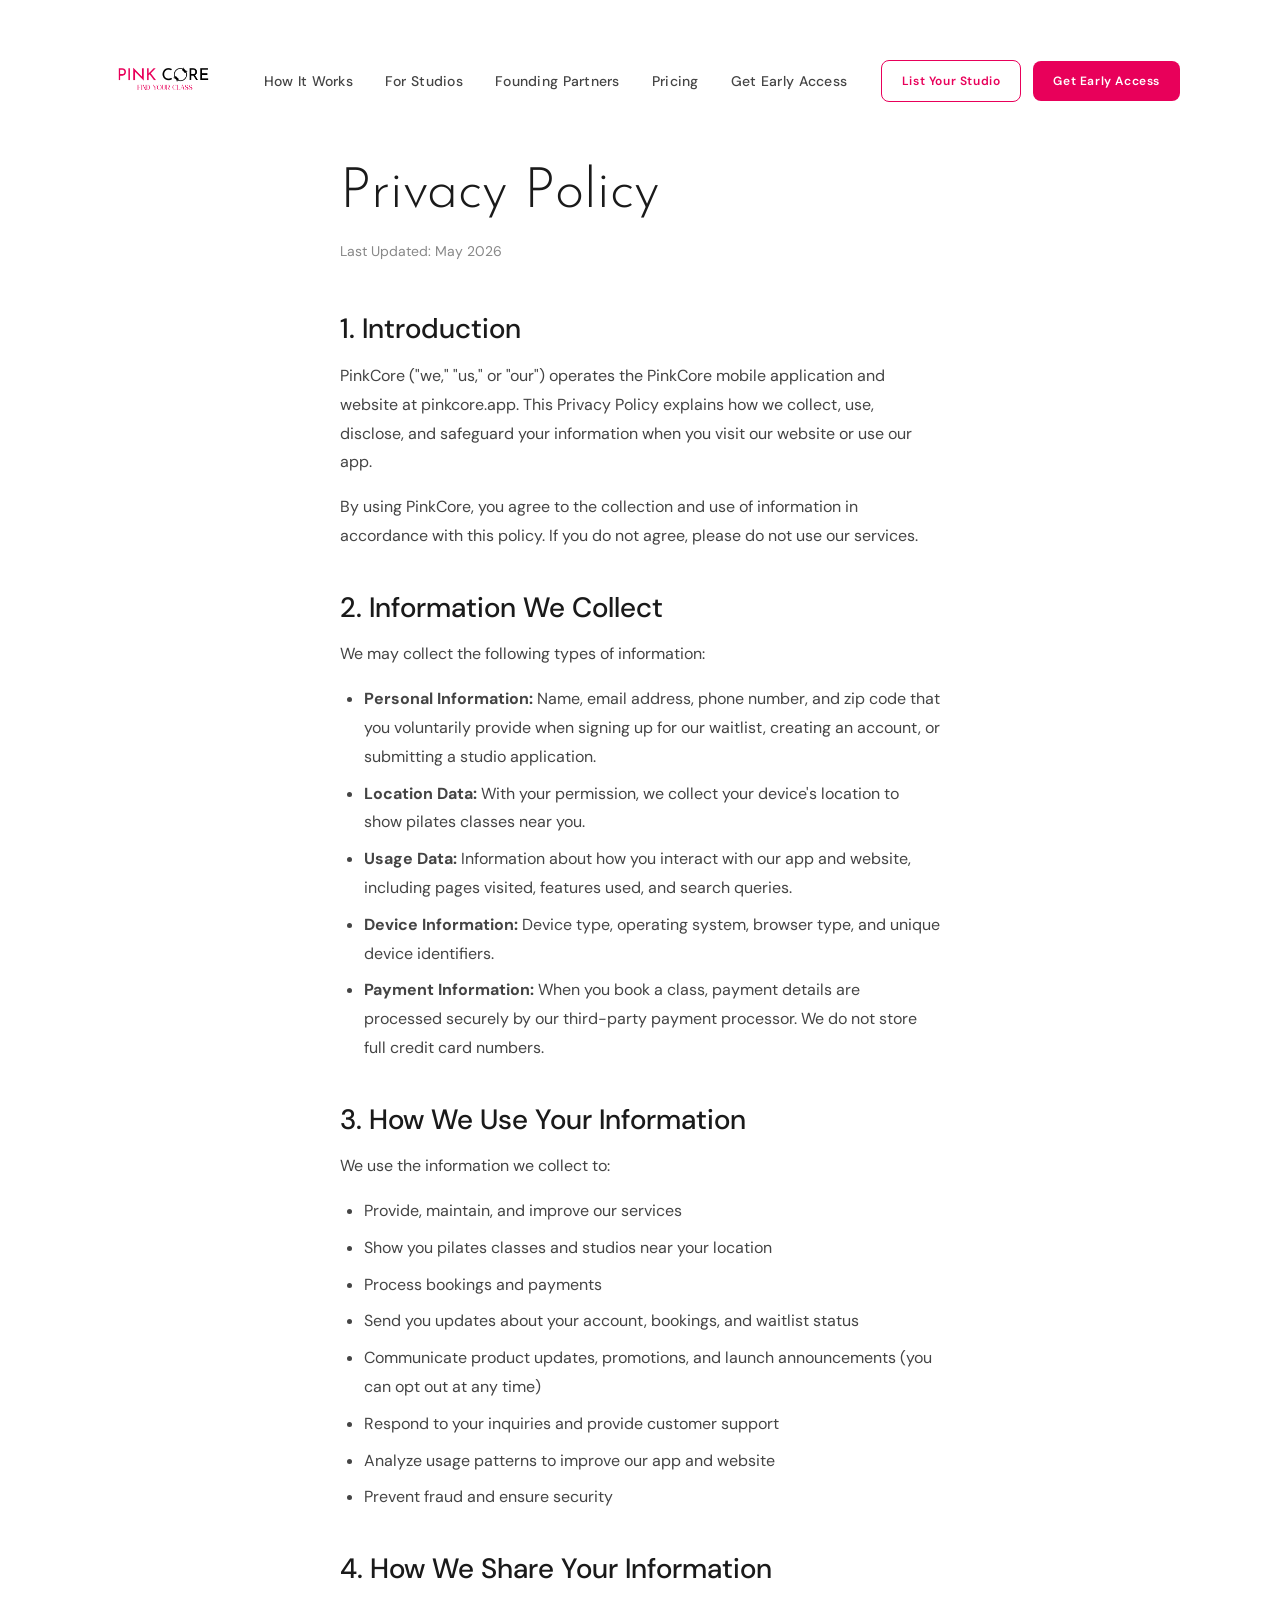
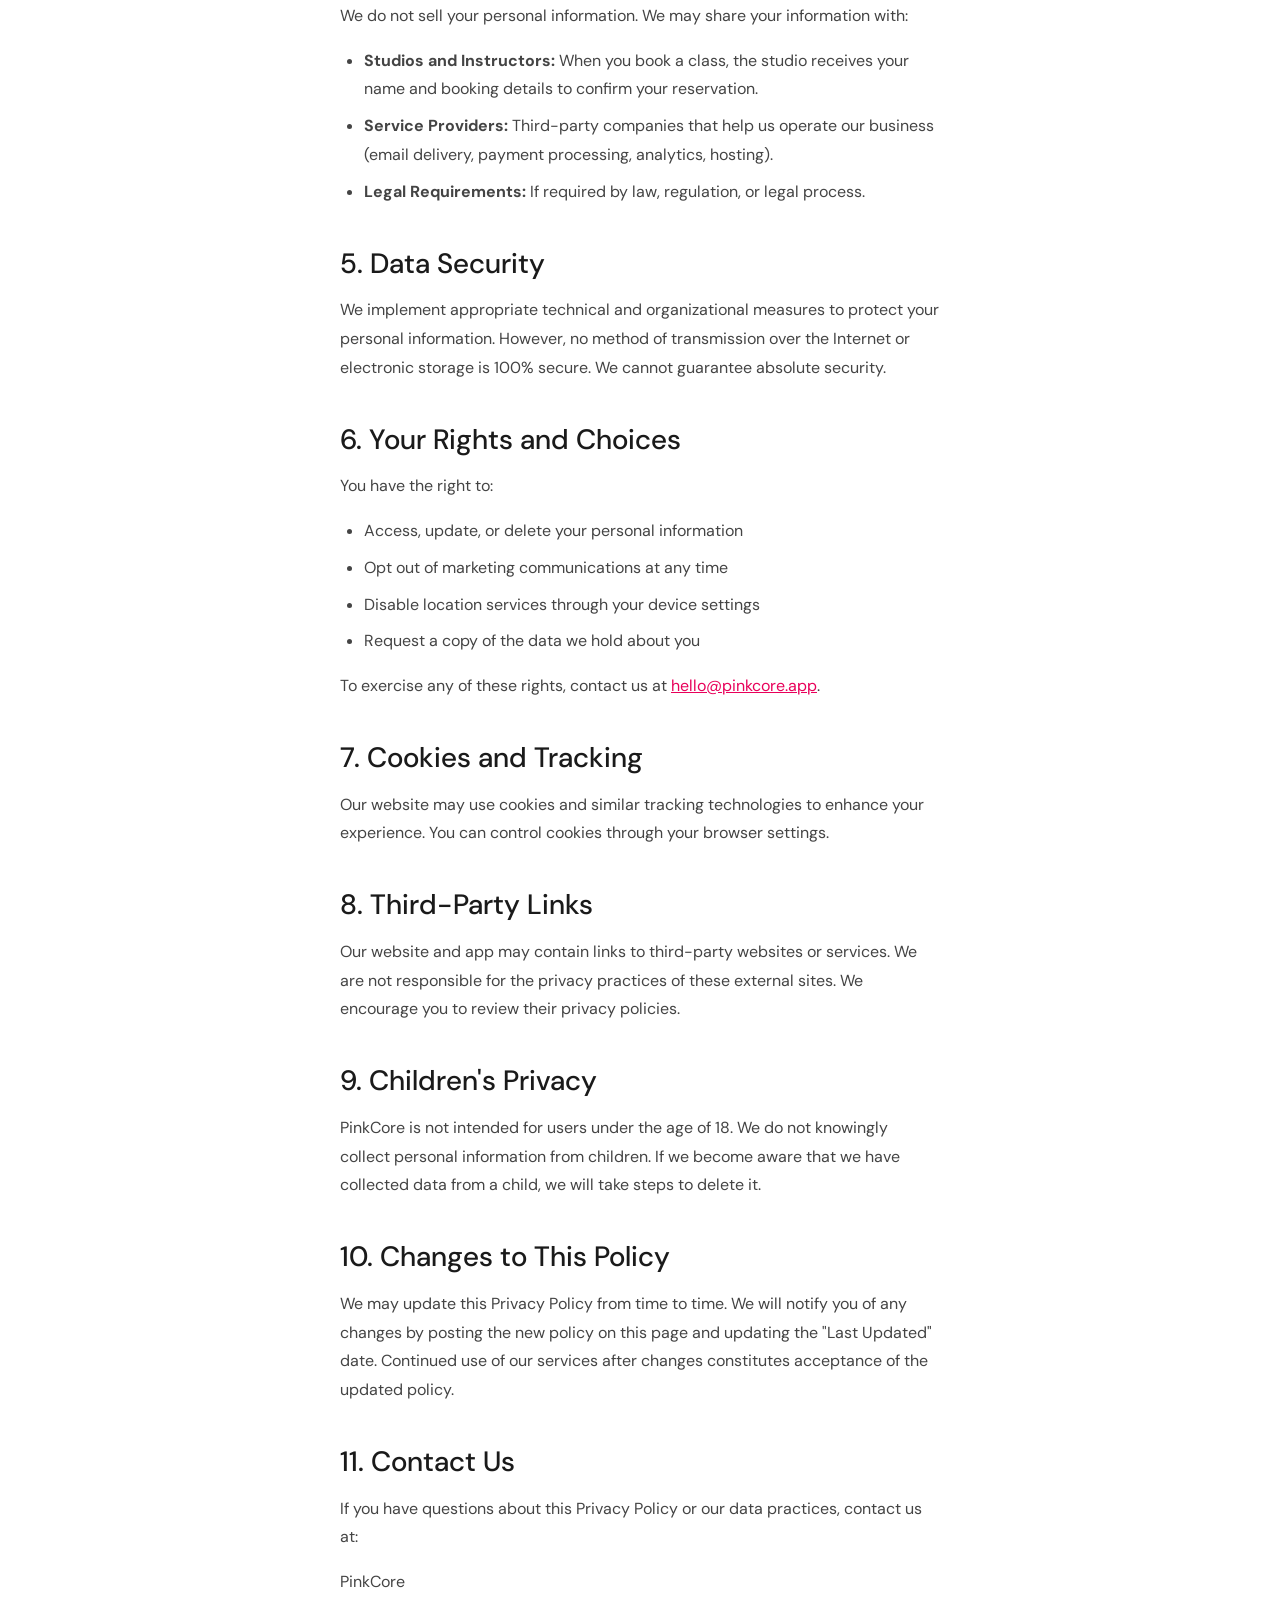
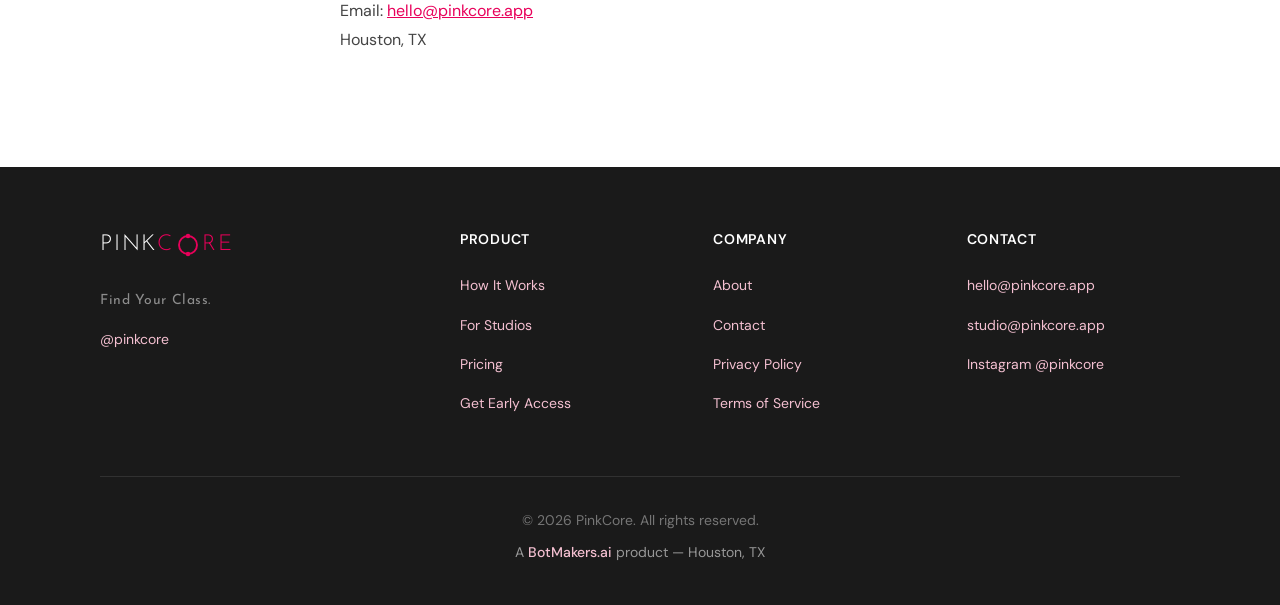
<file: privacy.html>
<!DOCTYPE html>
<html lang="en">
<head>
  <meta charset="UTF-8">
  <meta name="viewport" content="width=device-width, initial-scale=1.0">
  <title>Privacy Policy — PinkCore</title>
  <meta name="description" content="PinkCore Privacy Policy. Learn how we collect, use, and protect your personal information.">
  <link rel="canonical" href="https://pinkcore.app/privacy.html">

  <!-- Favicon -->
  <link rel="icon" type="image/svg+xml" href="images/favicon.svg">

  <!-- Fonts -->
  <link rel="preconnect" href="https://fonts.googleapis.com">
  <link rel="preconnect" href="https://fonts.gstatic.com" crossorigin>
  <link href="https://fonts.googleapis.com/css2?family=DM+Sans:ital,opsz,wght@0,9..40,300;0,9..40,400;0,9..40,500;0,9..40,600;0,9..40,700;1,9..40,400&family=Josefin+Sans:wght@300;400;600;700&family=Playfair+Display:ital,wght@0,400;0,500;1,400&display=swap" rel="stylesheet">

  <!-- CSS -->
  <link rel="stylesheet" href="css/design-system.css">
  <link rel="stylesheet" href="css/main.css">
</head>
<body>

  <!-- Skip to Content -->
  <a href="#main" class="skip-link">Skip to main content</a>

  <!-- NAV -->
  <nav class="site-nav" id="site-nav">
    <div class="container">
      <div class="nav-inner">
        <a href="/" class="nav-logo" aria-label="PinkCore — Home">
          <img src="images/logo/pinkcore-logo.png" alt="PinkCore — Find Your Class" class="nav-logo-img">
        </a>
        <ul class="nav-links" id="nav-links">
          <li><a href="/#how-it-works">How It Works</a></li>
          <li><a href="/#for-studios">For Studios</a></li>
          <li><a href="/#beta-studios">Founding Partners</a></li>
          <li><a href="/#pricing">Pricing</a></li>
          <li><a href="/#waitlist">Get Early Access</a></li>
        </ul>
        <div class="nav-actions">
          <a href="/#studio-cta" class="btn-secondary btn-sm nav-cta nav-cta-studio">List Your Studio</a>
          <a href="/#waitlist" class="btn-primary btn-sm nav-cta nav-cta-primary">Get Early Access</a>
          <button class="hamburger" id="hamburger" aria-label="Open menu" aria-expanded="false">
            <span></span>
            <span></span>
            <span></span>
          </button>
        </div>
      </div>
    </div>
  </nav>

  <!-- Mobile Menu Overlay -->
  <div class="mobile-menu" id="mobile-menu" aria-hidden="true">
    <ul class="mobile-nav-links">
      <li><a href="/#how-it-works">How It Works</a></li>
      <li><a href="/#for-studios">For Studios</a></li>
      <li><a href="/#beta-studios">Founding Partners</a></li>
      <li><a href="/#pricing">Pricing</a></li>
      <li><a href="/#waitlist">Get Early Access</a></li>
    </ul>
    <div class="mobile-cta-group">
      <a href="/#studio-cta" class="btn-secondary btn-lg mobile-cta">List Your Studio</a>
      <a href="/#waitlist" class="btn-primary btn-lg mobile-cta">Get Early Access</a>
    </div>
  </div>

  <main id="main">
    <div class="legal-page">
      <h1>Privacy Policy</h1>
      <p class="legal-updated">Last Updated: May 2026</p>

      <h2>1. Introduction</h2>
      <p>PinkCore ("we," "us," or "our") operates the PinkCore mobile application and website at pinkcore.app. This Privacy Policy explains how we collect, use, disclose, and safeguard your information when you visit our website or use our app.</p>
      <p>By using PinkCore, you agree to the collection and use of information in accordance with this policy. If you do not agree, please do not use our services.</p>

      <h2>2. Information We Collect</h2>
      <p>We may collect the following types of information:</p>
      <ul>
        <li><strong>Personal Information:</strong> Name, email address, phone number, and zip code that you voluntarily provide when signing up for our waitlist, creating an account, or submitting a studio application.</li>
        <li><strong>Location Data:</strong> With your permission, we collect your device's location to show pilates classes near you.</li>
        <li><strong>Usage Data:</strong> Information about how you interact with our app and website, including pages visited, features used, and search queries.</li>
        <li><strong>Device Information:</strong> Device type, operating system, browser type, and unique device identifiers.</li>
        <li><strong>Payment Information:</strong> When you book a class, payment details are processed securely by our third-party payment processor. We do not store full credit card numbers.</li>
      </ul>

      <h2>3. How We Use Your Information</h2>
      <p>We use the information we collect to:</p>
      <ul>
        <li>Provide, maintain, and improve our services</li>
        <li>Show you pilates classes and studios near your location</li>
        <li>Process bookings and payments</li>
        <li>Send you updates about your account, bookings, and waitlist status</li>
        <li>Communicate product updates, promotions, and launch announcements (you can opt out at any time)</li>
        <li>Respond to your inquiries and provide customer support</li>
        <li>Analyze usage patterns to improve our app and website</li>
        <li>Prevent fraud and ensure security</li>
      </ul>

      <h2>4. How We Share Your Information</h2>
      <p>We do not sell your personal information. We may share your information with:</p>
      <ul>
        <li><strong>Studios and Instructors:</strong> When you book a class, the studio receives your name and booking details to confirm your reservation.</li>
        <li><strong>Service Providers:</strong> Third-party companies that help us operate our business (email delivery, payment processing, analytics, hosting).</li>
        <li><strong>Legal Requirements:</strong> If required by law, regulation, or legal process.</li>
      </ul>

      <h2>5. Data Security</h2>
      <p>We implement appropriate technical and organizational measures to protect your personal information. However, no method of transmission over the Internet or electronic storage is 100% secure. We cannot guarantee absolute security.</p>

      <h2>6. Your Rights and Choices</h2>
      <p>You have the right to:</p>
      <ul>
        <li>Access, update, or delete your personal information</li>
        <li>Opt out of marketing communications at any time</li>
        <li>Disable location services through your device settings</li>
        <li>Request a copy of the data we hold about you</li>
      </ul>
      <p>To exercise any of these rights, contact us at <a href="mailto:hello@pinkcore.app">hello@pinkcore.app</a>.</p>

      <h2>7. Cookies and Tracking</h2>
      <p>Our website may use cookies and similar tracking technologies to enhance your experience. You can control cookies through your browser settings.</p>

      <h2>8. Third-Party Links</h2>
      <p>Our website and app may contain links to third-party websites or services. We are not responsible for the privacy practices of these external sites. We encourage you to review their privacy policies.</p>

      <h2>9. Children's Privacy</h2>
      <p>PinkCore is not intended for users under the age of 18. We do not knowingly collect personal information from children. If we become aware that we have collected data from a child, we will take steps to delete it.</p>

      <h2>10. Changes to This Policy</h2>
      <p>We may update this Privacy Policy from time to time. We will notify you of any changes by posting the new policy on this page and updating the "Last Updated" date. Continued use of our services after changes constitutes acceptance of the updated policy.</p>

      <h2>11. Contact Us</h2>
      <p>If you have questions about this Privacy Policy or our data practices, contact us at:</p>
      <p>
        PinkCore<br>
        Email: <a href="mailto:hello@pinkcore.app">hello@pinkcore.app</a><br>
        Houston, TX
      </p>
    </div>
  </main>

  <!-- FOOTER -->
  <footer class="site-footer" id="footer">
    <div class="container">
      <div class="footer-grid">
        <div class="footer-col">
          <div class="footer-brand">
            <a href="/" class="pinkcore-logo footer-logo" aria-label="PinkCore — Home">
              <span class="logo-pink">PINK</span><span class="logo-core">C</span><svg class="logo-ring" width="24" height="24" viewBox="0 0 32 32" fill="none" xmlns="http://www.w3.org/2000/svg">
                <circle cx="16" cy="16" r="12" stroke="#E8005A" stroke-width="2.5"/>
                <circle cx="16" cy="4" r="3" fill="#E8005A"/>
                <circle cx="16" cy="28" r="3" fill="#E8005A"/>
              </svg><span class="logo-core">RE</span>
            </a>
            <p class="footer-tagline">Find Your Class.</p>
            <a href="https://instagram.com/pinkcore" class="footer-instagram" aria-label="PinkCore on Instagram">@pinkcore</a>
          </div>
        </div>
        <div class="footer-col">
          <h4 class="footer-heading">Product</h4>
          <ul class="footer-links">
            <li><a href="/#how-it-works">How It Works</a></li>
            <li><a href="/#for-studios">For Studios</a></li>
            <li><a href="/#pricing">Pricing</a></li>
            <li><a href="/#waitlist">Get Early Access</a></li>
          </ul>
        </div>
        <div class="footer-col">
          <h4 class="footer-heading">Company</h4>
          <ul class="footer-links">
            <li><a href="#">About</a></li>
            <li><a href="#">Contact</a></li>
            <li><a href="privacy.html">Privacy Policy</a></li>
            <li><a href="terms.html">Terms of Service</a></li>
          </ul>
        </div>
        <div class="footer-col">
          <h4 class="footer-heading">Contact</h4>
          <ul class="footer-links">
            <li><a href="mailto:hello@pinkcore.app">hello@pinkcore.app</a></li>
            <li><a href="mailto:studio@pinkcore.app">studio@pinkcore.app</a></li>
            <li><a href="https://instagram.com/pinkcore" aria-label="PinkCore on Instagram">Instagram @pinkcore</a></li>
          </ul>
        </div>
      </div>
      <div class="footer-bottom">
        <p>&copy; 2026 PinkCore. All rights reserved.</p>
        <p class="footer-botmakers">A <a href="https://botmakers.ai" target="_blank" rel="noopener">BotMakers.ai</a> product &mdash; Houston, TX</p>
      </div>
    </div>
  </footer>

  <script src="js/main.js"></script>
</body>
</html>
</file>
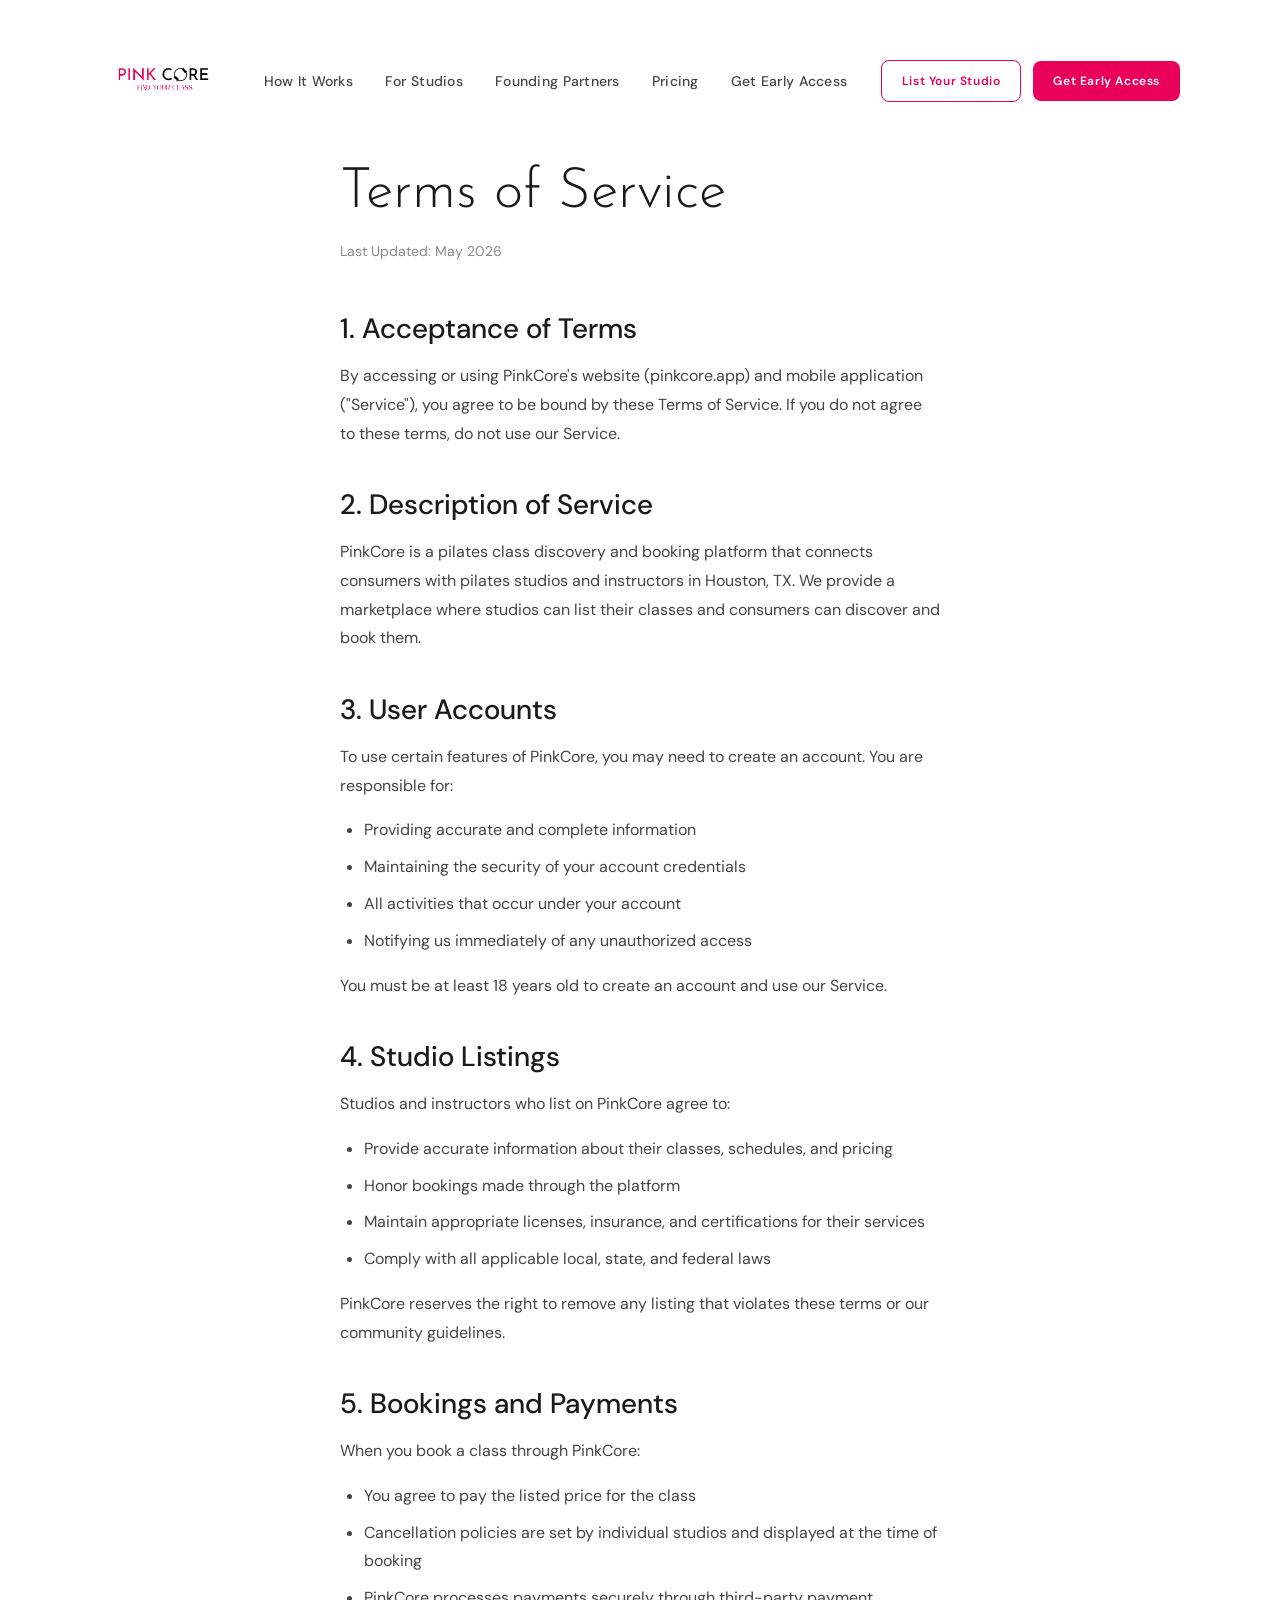
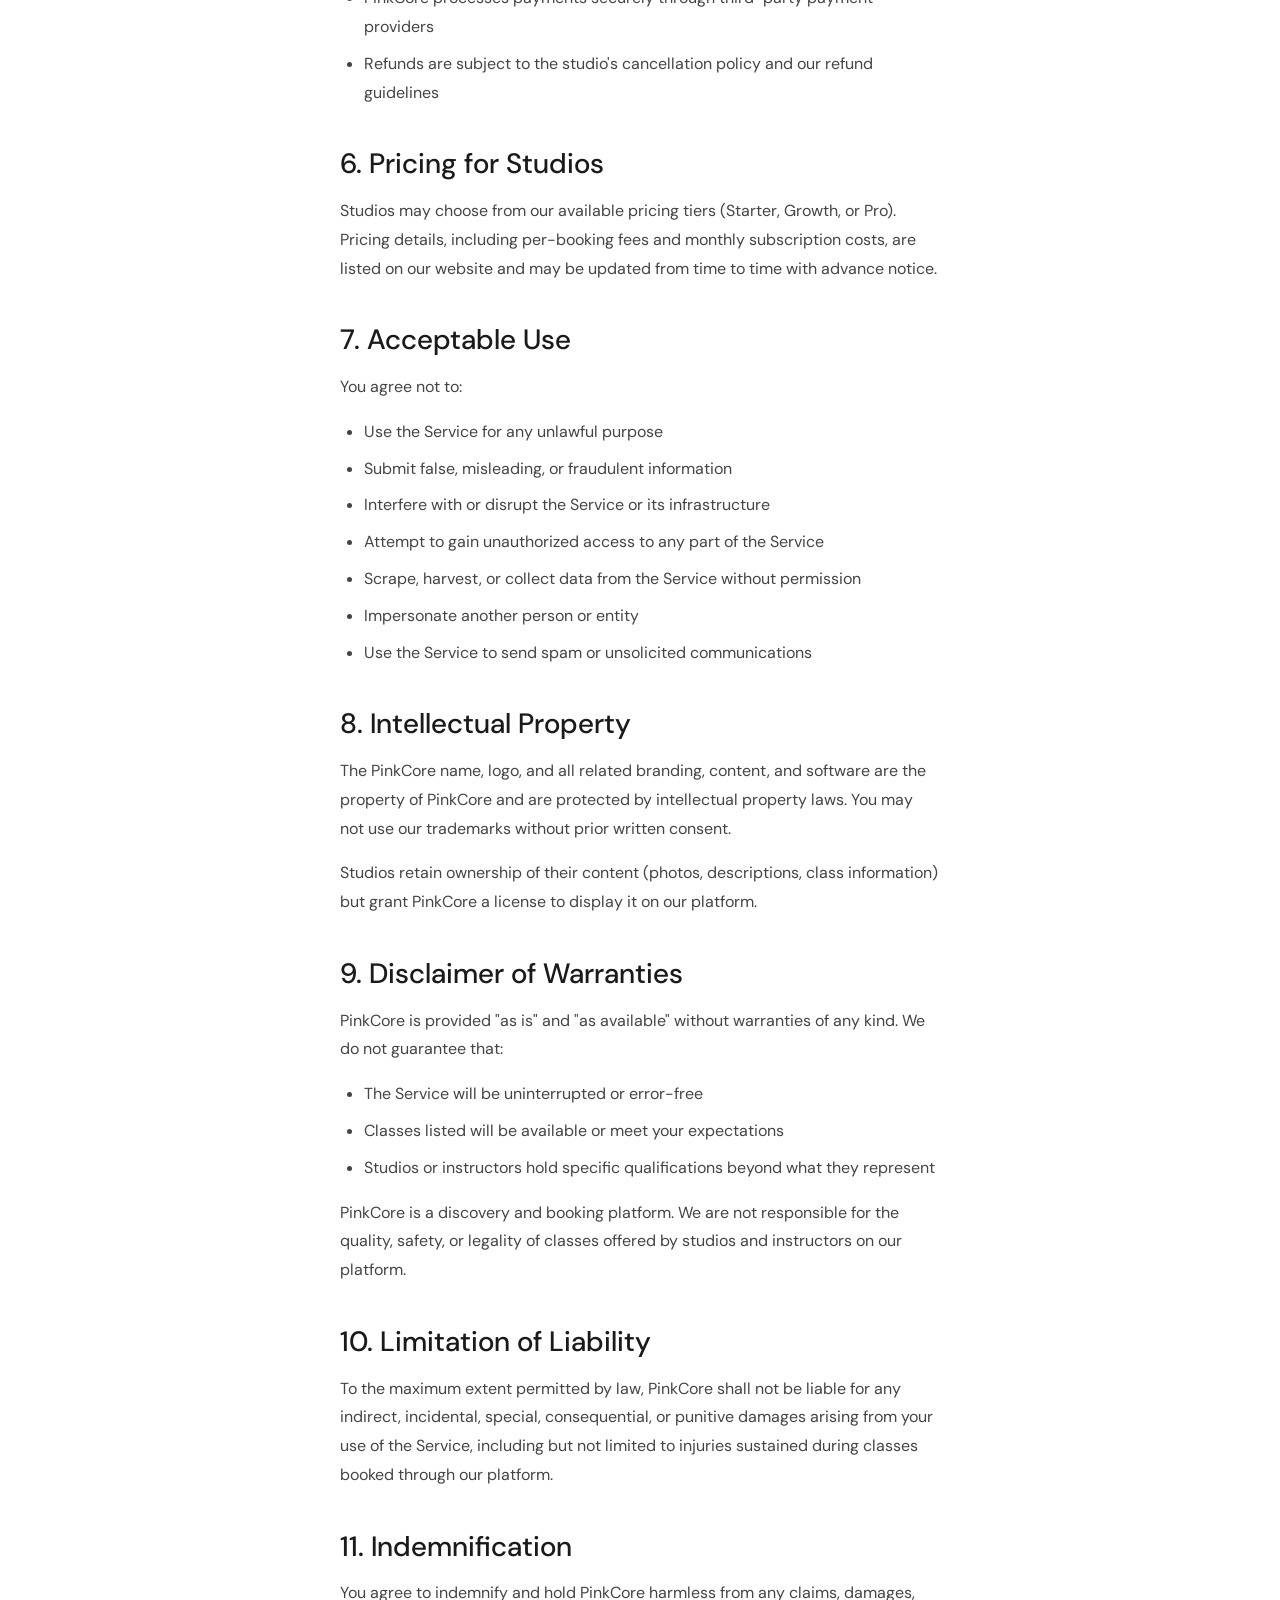
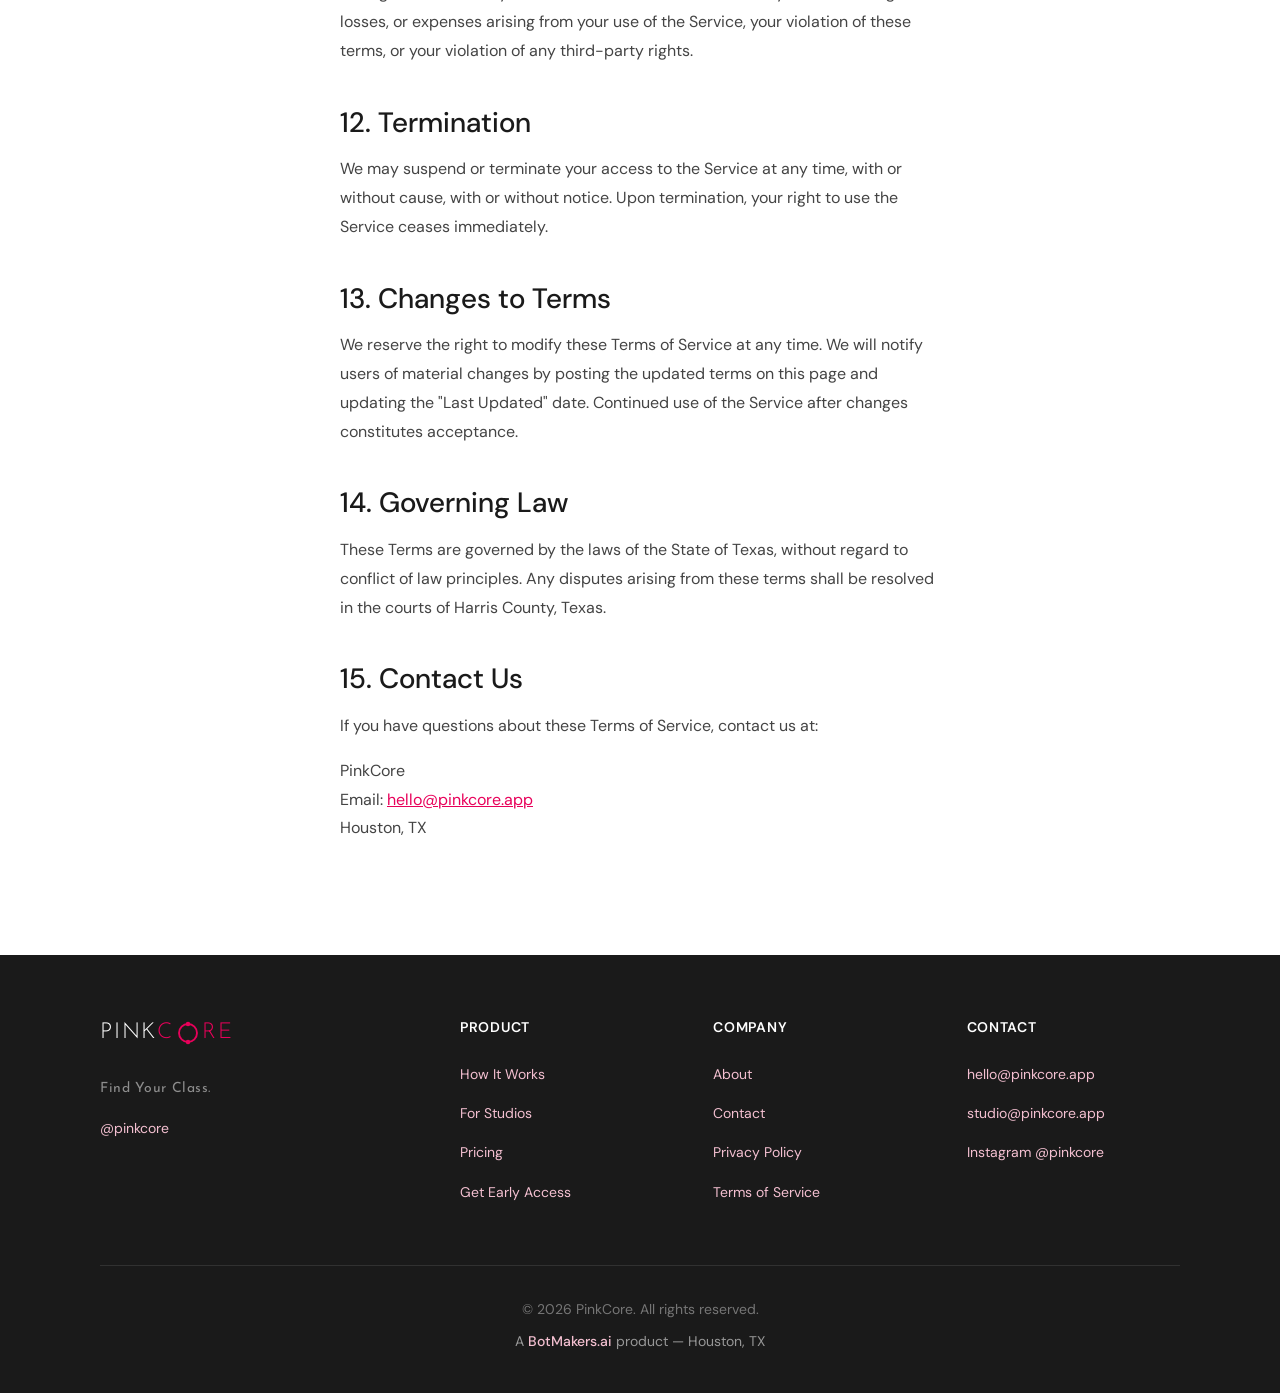
<file: terms.html>
<!DOCTYPE html>
<html lang="en">
<head>
  <meta charset="UTF-8">
  <meta name="viewport" content="width=device-width, initial-scale=1.0">
  <title>Terms of Service — PinkCore</title>
  <meta name="description" content="PinkCore Terms of Service. Read the terms and conditions for using our platform.">
  <link rel="canonical" href="https://pinkcore.app/terms.html">

  <!-- Favicon -->
  <link rel="icon" type="image/svg+xml" href="images/favicon.svg">

  <!-- Fonts -->
  <link rel="preconnect" href="https://fonts.googleapis.com">
  <link rel="preconnect" href="https://fonts.gstatic.com" crossorigin>
  <link href="https://fonts.googleapis.com/css2?family=DM+Sans:ital,opsz,wght@0,9..40,300;0,9..40,400;0,9..40,500;0,9..40,600;0,9..40,700;1,9..40,400&family=Josefin+Sans:wght@300;400;600;700&family=Playfair+Display:ital,wght@0,400;0,500;1,400&display=swap" rel="stylesheet">

  <!-- CSS -->
  <link rel="stylesheet" href="css/design-system.css">
  <link rel="stylesheet" href="css/main.css">
</head>
<body>

  <!-- Skip to Content -->
  <a href="#main" class="skip-link">Skip to main content</a>

  <!-- NAV -->
  <nav class="site-nav" id="site-nav">
    <div class="container">
      <div class="nav-inner">
        <a href="/" class="nav-logo" aria-label="PinkCore — Home">
          <img src="images/logo/pinkcore-logo.png" alt="PinkCore — Find Your Class" class="nav-logo-img">
        </a>
        <ul class="nav-links" id="nav-links">
          <li><a href="/#how-it-works">How It Works</a></li>
          <li><a href="/#for-studios">For Studios</a></li>
          <li><a href="/#beta-studios">Founding Partners</a></li>
          <li><a href="/#pricing">Pricing</a></li>
          <li><a href="/#waitlist">Get Early Access</a></li>
        </ul>
        <div class="nav-actions">
          <a href="/#studio-cta" class="btn-secondary btn-sm nav-cta nav-cta-studio">List Your Studio</a>
          <a href="/#waitlist" class="btn-primary btn-sm nav-cta nav-cta-primary">Get Early Access</a>
          <button class="hamburger" id="hamburger" aria-label="Open menu" aria-expanded="false">
            <span></span>
            <span></span>
            <span></span>
          </button>
        </div>
      </div>
    </div>
  </nav>

  <!-- Mobile Menu Overlay -->
  <div class="mobile-menu" id="mobile-menu" aria-hidden="true">
    <ul class="mobile-nav-links">
      <li><a href="/#how-it-works">How It Works</a></li>
      <li><a href="/#for-studios">For Studios</a></li>
      <li><a href="/#beta-studios">Founding Partners</a></li>
      <li><a href="/#pricing">Pricing</a></li>
      <li><a href="/#waitlist">Get Early Access</a></li>
    </ul>
    <div class="mobile-cta-group">
      <a href="/#studio-cta" class="btn-secondary btn-lg mobile-cta">List Your Studio</a>
      <a href="/#waitlist" class="btn-primary btn-lg mobile-cta">Get Early Access</a>
    </div>
  </div>

  <main id="main">
    <div class="legal-page">
      <h1>Terms of Service</h1>
      <p class="legal-updated">Last Updated: May 2026</p>

      <h2>1. Acceptance of Terms</h2>
      <p>By accessing or using PinkCore's website (pinkcore.app) and mobile application ("Service"), you agree to be bound by these Terms of Service. If you do not agree to these terms, do not use our Service.</p>

      <h2>2. Description of Service</h2>
      <p>PinkCore is a pilates class discovery and booking platform that connects consumers with pilates studios and instructors in Houston, TX. We provide a marketplace where studios can list their classes and consumers can discover and book them.</p>

      <h2>3. User Accounts</h2>
      <p>To use certain features of PinkCore, you may need to create an account. You are responsible for:</p>
      <ul>
        <li>Providing accurate and complete information</li>
        <li>Maintaining the security of your account credentials</li>
        <li>All activities that occur under your account</li>
        <li>Notifying us immediately of any unauthorized access</li>
      </ul>
      <p>You must be at least 18 years old to create an account and use our Service.</p>

      <h2>4. Studio Listings</h2>
      <p>Studios and instructors who list on PinkCore agree to:</p>
      <ul>
        <li>Provide accurate information about their classes, schedules, and pricing</li>
        <li>Honor bookings made through the platform</li>
        <li>Maintain appropriate licenses, insurance, and certifications for their services</li>
        <li>Comply with all applicable local, state, and federal laws</li>
      </ul>
      <p>PinkCore reserves the right to remove any listing that violates these terms or our community guidelines.</p>

      <h2>5. Bookings and Payments</h2>
      <p>When you book a class through PinkCore:</p>
      <ul>
        <li>You agree to pay the listed price for the class</li>
        <li>Cancellation policies are set by individual studios and displayed at the time of booking</li>
        <li>PinkCore processes payments securely through third-party payment providers</li>
        <li>Refunds are subject to the studio's cancellation policy and our refund guidelines</li>
      </ul>

      <h2>6. Pricing for Studios</h2>
      <p>Studios may choose from our available pricing tiers (Starter, Growth, or Pro). Pricing details, including per-booking fees and monthly subscription costs, are listed on our website and may be updated from time to time with advance notice.</p>

      <h2>7. Acceptable Use</h2>
      <p>You agree not to:</p>
      <ul>
        <li>Use the Service for any unlawful purpose</li>
        <li>Submit false, misleading, or fraudulent information</li>
        <li>Interfere with or disrupt the Service or its infrastructure</li>
        <li>Attempt to gain unauthorized access to any part of the Service</li>
        <li>Scrape, harvest, or collect data from the Service without permission</li>
        <li>Impersonate another person or entity</li>
        <li>Use the Service to send spam or unsolicited communications</li>
      </ul>

      <h2>8. Intellectual Property</h2>
      <p>The PinkCore name, logo, and all related branding, content, and software are the property of PinkCore and are protected by intellectual property laws. You may not use our trademarks without prior written consent.</p>
      <p>Studios retain ownership of their content (photos, descriptions, class information) but grant PinkCore a license to display it on our platform.</p>

      <h2>9. Disclaimer of Warranties</h2>
      <p>PinkCore is provided "as is" and "as available" without warranties of any kind. We do not guarantee that:</p>
      <ul>
        <li>The Service will be uninterrupted or error-free</li>
        <li>Classes listed will be available or meet your expectations</li>
        <li>Studios or instructors hold specific qualifications beyond what they represent</li>
      </ul>
      <p>PinkCore is a discovery and booking platform. We are not responsible for the quality, safety, or legality of classes offered by studios and instructors on our platform.</p>

      <h2>10. Limitation of Liability</h2>
      <p>To the maximum extent permitted by law, PinkCore shall not be liable for any indirect, incidental, special, consequential, or punitive damages arising from your use of the Service, including but not limited to injuries sustained during classes booked through our platform.</p>

      <h2>11. Indemnification</h2>
      <p>You agree to indemnify and hold PinkCore harmless from any claims, damages, losses, or expenses arising from your use of the Service, your violation of these terms, or your violation of any third-party rights.</p>

      <h2>12. Termination</h2>
      <p>We may suspend or terminate your access to the Service at any time, with or without cause, with or without notice. Upon termination, your right to use the Service ceases immediately.</p>

      <h2>13. Changes to Terms</h2>
      <p>We reserve the right to modify these Terms of Service at any time. We will notify users of material changes by posting the updated terms on this page and updating the "Last Updated" date. Continued use of the Service after changes constitutes acceptance.</p>

      <h2>14. Governing Law</h2>
      <p>These Terms are governed by the laws of the State of Texas, without regard to conflict of law principles. Any disputes arising from these terms shall be resolved in the courts of Harris County, Texas.</p>

      <h2>15. Contact Us</h2>
      <p>If you have questions about these Terms of Service, contact us at:</p>
      <p>
        PinkCore<br>
        Email: <a href="mailto:hello@pinkcore.app">hello@pinkcore.app</a><br>
        Houston, TX
      </p>
    </div>
  </main>

  <!-- FOOTER -->
  <footer class="site-footer" id="footer">
    <div class="container">
      <div class="footer-grid">
        <div class="footer-col">
          <div class="footer-brand">
            <a href="/" class="pinkcore-logo footer-logo" aria-label="PinkCore — Home">
              <span class="logo-pink">PINK</span><span class="logo-core">C</span><svg class="logo-ring" width="24" height="24" viewBox="0 0 32 32" fill="none" xmlns="http://www.w3.org/2000/svg">
                <circle cx="16" cy="16" r="12" stroke="#E8005A" stroke-width="2.5"/>
                <circle cx="16" cy="4" r="3" fill="#E8005A"/>
                <circle cx="16" cy="28" r="3" fill="#E8005A"/>
              </svg><span class="logo-core">RE</span>
            </a>
            <p class="footer-tagline">Find Your Class.</p>
            <a href="https://instagram.com/pinkcore" class="footer-instagram" aria-label="PinkCore on Instagram">@pinkcore</a>
          </div>
        </div>
        <div class="footer-col">
          <h4 class="footer-heading">Product</h4>
          <ul class="footer-links">
            <li><a href="/#how-it-works">How It Works</a></li>
            <li><a href="/#for-studios">For Studios</a></li>
            <li><a href="/#pricing">Pricing</a></li>
            <li><a href="/#waitlist">Get Early Access</a></li>
          </ul>
        </div>
        <div class="footer-col">
          <h4 class="footer-heading">Company</h4>
          <ul class="footer-links">
            <li><a href="#">About</a></li>
            <li><a href="#">Contact</a></li>
            <li><a href="privacy.html">Privacy Policy</a></li>
            <li><a href="terms.html">Terms of Service</a></li>
          </ul>
        </div>
        <div class="footer-col">
          <h4 class="footer-heading">Contact</h4>
          <ul class="footer-links">
            <li><a href="mailto:hello@pinkcore.app">hello@pinkcore.app</a></li>
            <li><a href="mailto:studio@pinkcore.app">studio@pinkcore.app</a></li>
            <li><a href="https://instagram.com/pinkcore" aria-label="PinkCore on Instagram">Instagram @pinkcore</a></li>
          </ul>
        </div>
      </div>
      <div class="footer-bottom">
        <p>&copy; 2026 PinkCore. All rights reserved.</p>
        <p class="footer-botmakers">A <a href="https://botmakers.ai" target="_blank" rel="noopener">BotMakers.ai</a> product &mdash; Houston, TX</p>
      </div>
    </div>
  </footer>

  <script src="js/main.js"></script>
</body>
</html>
</file>
<file: css/design-system.css>
/* =============================================
   PINKCORE DESIGN SYSTEM
   Version 1.0 | pinkcore-web
   Built by BotMakers.ai

   SINGLE SOURCE OF TRUTH for all design tokens.
   NEVER hardcode values that exist here.
   ALWAYS use CSS variables.
   ============================================= */

:root {
  /* ==========================================
     PRIMARY BRAND COLORS
     ========================================== */
  --color-hot-pink: #E8005A;        /* PRIMARY — CTAs, buttons, logo ring, key highlights */
  --color-core-pink: #D4537E;       /* SECONDARY — hover states, links, subheadings */
  --color-blush: #F4C0D1;           /* SUBTLE — borders, dividers, input outlines */
  --color-petal: #FBEAF0;           /* LIGHTEST — section backgrounds, card fills */
  --color-candy: #FFD6E7;           /* TAGS — pills, badges, notification backgrounds */

  /* ==========================================
     NEUTRAL COLORS
     ========================================== */
  --color-ink: #1A1A1A;             /* PRIMARY TEXT — headings, body on light bg */
  --color-white: #FFFFFF;           /* BACKGROUNDS — cards, nav, primary surfaces */
  --color-soft-white: #F7F7F7;      /* PAGE BG — alternating sections */
  --color-gray-light: #EEEEEE;      /* BORDERS — subtle dividers */
  --color-gray-mid: #888888;        /* SECONDARY TEXT — captions, meta, placeholders */
  --color-gray-dark: #444444;       /* BODY TEXT — paragraphs */

  /* ==========================================
     SEMANTIC COLORS
     ========================================== */
  --color-success: #22C55E;         /* Success states, confirmations */
  --color-error: #EF4444;           /* Error states, warnings */
  --color-warning: #F59E0B;         /* Warning states */

  /* ==========================================
     GRADIENTS
     ========================================== */
  --gradient-hero: linear-gradient(135deg, #E8005A 0%, #D4537E 50%, #F4C0D1 100%);
  --gradient-card: linear-gradient(180deg, rgba(232,0,90,0.05) 0%, rgba(255,255,255,0) 100%);
  --gradient-overlay: linear-gradient(180deg, rgba(26,26,26,0) 0%, rgba(26,26,26,0.8) 100%);

  /* ==========================================
     TYPOGRAPHY
     ========================================== */
  --font-display: 'Josefin Sans', sans-serif;   /* Logo, hero headlines, nav brand */
  --font-heading: 'DM Sans', sans-serif;         /* Section headers, card titles, CTAs */
  --font-body: 'DM Sans', sans-serif;            /* Body copy, descriptions, UI */
  --font-editorial: 'Playfair Display', serif;   /* Pull quotes, special moments ONLY */

  /* DISPLAY — Hero only */
  --text-display: clamp(48px, 7vw, 80px);
  --text-display-weight: 300;               /* Josefin Sans Light */
  --text-display-spacing: 0.08em;           /* Wide tracking — signature of brand */

  /* HEADINGS */
  --text-h1: clamp(36px, 5vw, 56px);
  --text-h2: clamp(28px, 4vw, 40px);
  --text-h3: clamp(20px, 3vw, 28px);
  --text-h4: clamp(18px, 2.5vw, 22px);
  --text-heading-weight: 500;

  /* BODY */
  --text-body-lg: 18px;
  --text-body: 16px;
  --text-body-sm: 14px;
  --text-body-weight: 400;
  --text-body-line-height: 1.7;

  /* UI ELEMENTS */
  --text-label: 12px;
  --text-label-weight: 500;
  --text-label-spacing: 0.08em;
  --text-micro: 11px;

  /* BUTTON TEXT */
  --text-btn: 14px;
  --text-btn-weight: 600;
  --text-btn-spacing: 0.05em;

  /* ==========================================
     SPACING SYSTEM
     ========================================== */
  --space-1: 4px;
  --space-2: 8px;
  --space-3: 12px;
  --space-4: 16px;
  --space-5: 20px;
  --space-6: 24px;
  --space-8: 32px;
  --space-10: 40px;
  --space-12: 48px;
  --space-16: 64px;
  --space-20: 80px;
  --space-24: 96px;
  --space-32: 128px;

  /* SECTION PADDING */
  --section-padding-y: clamp(60px, 8vw, 120px);
  --section-padding-x: clamp(20px, 5vw, 80px);

  /* CONTAINER */
  --container-max: 1200px;
  --container-padding: clamp(20px, 5vw, 60px);

  /* ==========================================
     BORDER RADIUS
     ========================================== */
  --radius-sm: 4px;       /* Tags, small elements */
  --radius-md: 8px;       /* Buttons, inputs */
  --radius-lg: 12px;      /* Cards */
  --radius-xl: 16px;      /* Large cards, modals */
  --radius-pill: 9999px;  /* Pills, tags, round buttons */
  --radius-circle: 50%;   /* Avatars, icons */

  /* ==========================================
     SHADOWS
     ========================================== */
  --shadow-sm: 0 1px 3px rgba(232, 0, 90, 0.08);
  --shadow-md: 0 4px 16px rgba(232, 0, 90, 0.12);
  --shadow-lg: 0 8px 32px rgba(232, 0, 90, 0.16);
  --shadow-card: 0 2px 12px rgba(26, 26, 26, 0.08);
  --shadow-card-hover: 0 8px 32px rgba(26, 26, 26, 0.16);

  /* ==========================================
     ANIMATION TOKENS
     ========================================== */
  --transition-fast: 0.15s ease;
  --transition-base: 0.2s ease;
  --transition-slow: 0.3s ease;
  --transition-page: 0.4s cubic-bezier(0.4, 0, 0.2, 1);
  --animation-bounce: cubic-bezier(0.34, 1.56, 0.64, 1);
}

/* =============================================
   FADE UP ANIMATION — Section reveals
   ============================================= */
@keyframes fadeUp {
  from { opacity: 0; transform: translateY(24px); }
  to { opacity: 1; transform: translateY(0); }
}
.animate-fade-up {
  animation: fadeUp 0.6s var(--transition-page) forwards;
  opacity: 0;
}
.animate-delay-1 { animation-delay: 0.1s; }
.animate-delay-2 { animation-delay: 0.2s; }
.animate-delay-3 { animation-delay: 0.3s; }
.animate-delay-4 { animation-delay: 0.4s; }

/* =============================================
   BUTTON SYSTEM
   ============================================= */

/* PRIMARY BUTTON */
.btn-primary {
  background: var(--color-hot-pink);
  color: var(--color-white);
  font-family: var(--font-heading);
  font-size: var(--text-btn);
  font-weight: var(--text-btn-weight);
  letter-spacing: var(--text-btn-spacing);
  padding: 14px 32px;
  border-radius: var(--radius-md);
  border: none;
  cursor: pointer;
  transition: background 0.2s ease, transform 0.1s ease;
  text-decoration: none;
  display: inline-flex;
  align-items: center;
  gap: 8px;
}
.btn-primary:hover { background: var(--color-core-pink); }
.btn-primary:active { transform: scale(0.98); }

/* SECONDARY BUTTON */
.btn-secondary {
  background: var(--color-white);
  color: var(--color-hot-pink);
  font-family: var(--font-heading);
  font-size: var(--text-btn);
  font-weight: var(--text-btn-weight);
  letter-spacing: var(--text-btn-spacing);
  padding: 13px 32px;
  border-radius: var(--radius-md);
  border: 1.5px solid var(--color-hot-pink);
  cursor: pointer;
  transition: all 0.2s ease;
  text-decoration: none;
  display: inline-flex;
  align-items: center;
  gap: 8px;
}
.btn-secondary:hover {
  background: var(--color-petal);
  border-color: var(--color-core-pink);
  color: var(--color-core-pink);
}

/* GHOST BUTTON (on dark/pink backgrounds) */
.btn-ghost {
  background: transparent;
  color: var(--color-white);
  font-family: var(--font-heading);
  font-size: var(--text-btn);
  font-weight: var(--text-btn-weight);
  padding: 13px 32px;
  border-radius: var(--radius-md);
  border: 1.5px solid rgba(255,255,255,0.6);
  cursor: pointer;
  transition: all 0.2s ease;
  text-decoration: none;
  display: inline-flex;
  align-items: center;
  gap: 8px;
}
.btn-ghost:hover {
  background: rgba(255,255,255,0.15);
  border-color: var(--color-white);
}

/* CTA SIZES */
.btn-lg { padding: 18px 48px; font-size: 16px; }
.btn-sm { padding: 10px 20px; font-size: 12px; }

/* =============================================
   LOGO COMPONENT
   ============================================= */
.pinkcore-logo {
  display: flex;
  align-items: center;
  font-family: var(--font-display);
  font-weight: 300;
  font-size: 32px;
  letter-spacing: 0.08em;
  text-transform: uppercase;
  line-height: 1;
}
.logo-pink { color: var(--color-ink); }
.logo-core { color: var(--color-hot-pink); }
.logo-ring { margin: 0 2px; flex-shrink: 0; }
.logo-tagline {
  display: block;
  font-family: var(--font-display);
  font-weight: 300;
  font-size: 11px;
  letter-spacing: 0.35em;
  color: var(--color-core-pink);
  text-transform: uppercase;
  text-align: center;
  margin-top: 4px;
}
</file>
<file: css/main.css>
/* =============================================
   PINKCORE — Main Styles
   Version 1.0 | pinkcore-web
   Built by BotMakers.ai

   All page-level styles.
   Uses CSS variables from design-system.css.
   ============================================= */

/* =============================================
   RESET & BASE
   ============================================= */
*, *::before, *::after {
  box-sizing: border-box;
  margin: 0;
  padding: 0;
}

html {
  scroll-behavior: smooth;
  -webkit-font-smoothing: antialiased;
  -moz-osx-font-smoothing: grayscale;
}

body {
  font-family: var(--font-body);
  font-size: var(--text-body);
  font-weight: var(--text-body-weight);
  line-height: var(--text-body-line-height);
  color: var(--color-gray-dark);
  background: var(--color-white);
  overflow-x: hidden;
}

img { max-width: 100%; height: auto; }

a {
  color: var(--color-hot-pink);
  text-decoration: none;
  transition: color var(--transition-base);
}
a:hover { color: var(--color-core-pink); }

h1, h2, h3, h4 {
  font-family: var(--font-heading);
  font-weight: var(--text-heading-weight);
  color: var(--color-ink);
  line-height: 1.2;
}

/* =============================================
   SKIP LINK
   ============================================= */
.skip-link {
  position: absolute;
  top: -100%;
  left: var(--space-4);
  background: var(--color-hot-pink);
  color: var(--color-white);
  padding: var(--space-3) var(--space-6);
  border-radius: var(--radius-md);
  z-index: 10000;
  font-weight: 600;
}
.skip-link:focus {
  top: var(--space-4);
  color: var(--color-white);
}

/* =============================================
   LAYOUT
   ============================================= */
.container {
  max-width: var(--container-max);
  margin: 0 auto;
  padding: 0 var(--container-padding);
}

.section {
  padding: var(--section-padding-y) 0;
}

.section:nth-child(even) {
  background: var(--color-soft-white);
}

.text-center { text-align: center; }

.btn-block {
  display: block;
  width: 100%;
  text-align: center;
  justify-content: center;
}

/* =============================================
   SECTION HEADERS
   ============================================= */
.section-label {
  font-family: var(--font-heading);
  font-size: var(--text-label);
  font-weight: var(--text-label-weight);
  letter-spacing: var(--text-label-spacing);
  text-transform: uppercase;
  color: var(--color-hot-pink);
  margin-bottom: var(--space-3);
}

.section-title {
  font-size: var(--text-h2);
  margin-bottom: var(--space-4);
}

.section-subtitle {
  font-size: var(--text-body-lg);
  color: var(--color-gray-mid);
  max-width: 560px;
  margin: 0 auto var(--space-12);
}

.section-header {
  margin-bottom: var(--space-8);
}

/* =============================================
   NAVIGATION
   ============================================= */
.site-nav {
  position: fixed;
  top: 0;
  left: 0;
  right: 0;
  z-index: 1000;
  padding: var(--space-4) 0;
  background: var(--color-white);
  transition: box-shadow var(--transition-slow), padding var(--transition-slow);
}

.site-nav.scrolled {
  box-shadow: var(--shadow-sm);
  padding: var(--space-3) 0;
}

.nav-inner {
  display: flex;
  align-items: center;
  justify-content: space-between;
}

.nav-logo {
  display: flex;
  align-items: center;
  text-decoration: none;
}

.nav-logo-img {
  height: 130px;
  width: auto;
}

.nav-links {
  display: flex;
  list-style: none;
  gap: var(--space-8);
  margin: 0;
  padding: 0;
}

.nav-links a {
  font-family: var(--font-heading);
  font-size: var(--text-body-sm);
  font-weight: 500;
  letter-spacing: 0.02em;
  text-decoration: none;
  color: var(--color-gray-dark);
  transition: color var(--transition-base);
}
.nav-links a:hover {
  color: var(--color-hot-pink);
}

.nav-actions {
  display: flex;
  align-items: center;
  gap: var(--space-3);
}

.nav-cta {
  white-space: nowrap;
}

/* Hamburger */
.hamburger {
  display: none;
  flex-direction: column;
  justify-content: center;
  gap: 5px;
  width: 32px;
  height: 32px;
  background: none;
  border: none;
  cursor: pointer;
  padding: 0;
  z-index: 1001;
}

.hamburger span {
  display: block;
  width: 24px;
  height: 2px;
  background: var(--color-ink);
  border-radius: 2px;
  transition: all var(--transition-slow);
}

.hamburger.active span:nth-child(1) {
  transform: rotate(45deg) translate(5px, 5px);
}
.hamburger.active span:nth-child(2) {
  opacity: 0;
}
.hamburger.active span:nth-child(3) {
  transform: rotate(-45deg) translate(5px, -5px);
}

/* Mobile Menu */
.mobile-menu {
  position: fixed;
  top: 0;
  left: 0;
  right: 0;
  bottom: 0;
  background: var(--color-white);
  z-index: 999;
  display: flex;
  flex-direction: column;
  align-items: center;
  justify-content: center;
  opacity: 0;
  pointer-events: none;
  transition: opacity var(--transition-slow);
}

.mobile-menu.active {
  opacity: 1;
  pointer-events: all;
}

.mobile-nav-links {
  list-style: none;
  text-align: center;
  padding: 0;
  margin: 0 0 var(--space-10);
}

.mobile-nav-links li {
  margin-bottom: var(--space-6);
}

.mobile-nav-links a {
  font-family: var(--font-heading);
  font-size: var(--text-h3);
  font-weight: 500;
  color: var(--color-ink);
  text-decoration: none;
}
.mobile-nav-links a:hover {
  color: var(--color-hot-pink);
}

.mobile-cta-group {
  display: flex;
  flex-direction: column;
  align-items: center;
  gap: var(--space-4);
}

.mobile-cta {
  text-align: center;
  min-width: 220px;
  justify-content: center;
}

/* =============================================
   HERO
   ============================================= */
.hero {
  position: relative;
  min-height: 100vh;
  display: flex;
  align-items: center;
  background: var(--color-white);
  padding-top: 80px;
  overflow: hidden;
}

.hero::after {
  content: '';
  position: absolute;
  top: -20%;
  right: -10%;
  width: 60%;
  height: 80%;
  background: radial-gradient(ellipse at center, rgba(244, 192, 209, 0.3) 0%, transparent 70%);
  pointer-events: none;
  z-index: 0;
}

.hero .container {
  position: relative;
  z-index: 1;
}

.hero-split {
  display: flex;
  align-items: center;
  gap: var(--space-16);
}

.hero-content {
  flex: 1;
}

.hero-headline {
  font-family: var(--font-display);
  font-size: var(--text-display);
  font-weight: var(--text-display-weight);
  letter-spacing: var(--text-display-spacing);
  color: var(--color-hot-pink);
  text-transform: uppercase;
  margin-bottom: var(--space-6);
  line-height: 1.1;
}

.hero-sub {
  font-size: var(--text-body-lg);
  color: var(--color-gray-dark);
  max-width: 480px;
  margin-bottom: var(--space-10);
  line-height: 1.7;
}

.hero-ctas {
  display: flex;
  gap: var(--space-4);
  flex-wrap: wrap;
}

.hero-mockup {
  flex: 1;
  display: flex;
  align-items: center;
  justify-content: center;
}

.hero-phone-placeholder {
  width: 280px;
  height: 560px;
  background: var(--color-soft-white);
  border: 2px solid var(--color-gray-light);
  border-radius: 36px;
  display: flex;
  align-items: center;
  justify-content: center;
  color: var(--color-gray-mid);
  font-family: var(--font-heading);
  font-size: var(--text-body-sm);
}

/* =============================================
   SOCIAL PROOF BAR
   ============================================= */
.social-proof-bar {
  padding: var(--space-12) 0 !important;
  background: var(--color-white) !important;
  border-bottom: 1px solid var(--color-gray-light);
}

.social-proof-heading {
  text-align: center;
  font-family: var(--font-heading);
  font-size: var(--text-body);
  font-weight: 500;
  color: var(--color-gray-mid);
  margin-bottom: var(--space-8);
}

.social-proof-stats {
  display: flex;
  justify-content: center;
  gap: var(--space-16);
  flex-wrap: wrap;
}

.stat-item {
  text-align: center;
}

.stat-number {
  display: block;
  font-family: var(--font-heading);
  font-size: var(--text-h3);
  font-weight: 700;
  color: var(--color-hot-pink);
  margin-bottom: var(--space-1);
}

.stat-label {
  font-size: var(--text-body-sm);
  color: var(--color-gray-mid);
}

/* =============================================
   STEPS (How It Works)
   ============================================= */
.steps-grid {
  display: grid;
  grid-template-columns: repeat(3, 1fr);
  gap: var(--space-10);
}

.step-card {
  text-align: center;
}

.step-num {
  display: inline-flex;
  align-items: center;
  justify-content: center;
  width: 56px;
  height: 56px;
  border-radius: var(--radius-circle);
  background: var(--color-petal);
  color: var(--color-hot-pink);
  font-family: var(--font-heading);
  font-size: var(--text-h3);
  font-weight: 700;
  margin-bottom: var(--space-6);
}

.step-card h3 {
  font-size: var(--text-h4);
  margin-bottom: var(--space-3);
}

.step-card p {
  font-size: var(--text-body);
  color: var(--color-gray-mid);
  max-width: 300px;
  margin: 0 auto;
  line-height: 1.7;
}

.steps-cta {
  margin-top: var(--space-10);
}

/* =============================================
   FEATURE CARDS
   ============================================= */
.features-grid {
  display: grid;
  grid-template-columns: repeat(3, 1fr);
  gap: var(--space-8);
}

.feature-card {
  background: var(--color-white);
  border-radius: var(--radius-lg);
  padding: var(--space-8);
  box-shadow: var(--shadow-card);
  transition: transform var(--transition-slow), box-shadow var(--transition-slow), border-color var(--transition-slow);
  border: 1.5px solid transparent;
}

.feature-card:hover {
  transform: translateY(-4px);
  box-shadow: var(--shadow-card-hover);
  border-color: var(--color-blush);
}

.feature-icon {
  width: 48px;
  height: 48px;
  border-radius: var(--radius-md);
  background: var(--color-petal);
  display: flex;
  align-items: center;
  justify-content: center;
  color: var(--color-hot-pink);
  margin-bottom: var(--space-5);
}

.feature-card h3 {
  font-size: var(--text-h4);
  margin-bottom: var(--space-3);
}

.feature-card p {
  font-size: var(--text-body-sm);
  color: var(--color-gray-mid);
  line-height: 1.7;
}

/* =============================================
   PRICING
   ============================================= */
.pricing-grid {
  display: grid;
  grid-template-columns: repeat(3, 1fr);
  gap: var(--space-8);
  align-items: start;
}

.pricing-card {
  background: var(--color-white);
  border-radius: var(--radius-xl);
  padding: var(--space-10) var(--space-8);
  box-shadow: var(--shadow-card);
  text-align: center;
  position: relative;
  transition: transform var(--transition-slow), box-shadow var(--transition-slow);
  border: 1.5px solid var(--color-gray-light);
}

.pricing-card:hover {
  transform: translateY(-4px);
  box-shadow: var(--shadow-card-hover);
}

.pricing-featured {
  border-color: var(--color-hot-pink);
  box-shadow: var(--shadow-md);
  transform: scale(1.03);
}

.pricing-featured:hover {
  transform: scale(1.03) translateY(-4px);
}

.pricing-badge {
  position: absolute;
  top: -14px;
  left: 50%;
  transform: translateX(-50%);
  background: var(--color-hot-pink);
  color: var(--color-white);
  font-family: var(--font-heading);
  font-size: var(--text-label);
  font-weight: var(--text-label-weight);
  letter-spacing: var(--text-label-spacing);
  text-transform: uppercase;
  padding: var(--space-2) var(--space-6);
  border-radius: var(--radius-pill);
  white-space: nowrap;
}

.pricing-header h3 {
  font-size: var(--text-h3);
  margin-bottom: var(--space-4);
}

.pricing-price {
  margin-bottom: var(--space-3);
}

.price-amount {
  font-family: var(--font-heading);
  font-size: clamp(36px, 5vw, 48px);
  font-weight: 700;
  color: var(--color-ink);
}

.price-period {
  font-size: var(--text-body);
  color: var(--color-gray-mid);
}

.price-detail {
  font-size: var(--text-body-sm);
  color: var(--color-gray-mid);
  margin-bottom: var(--space-2);
}

.pricing-features {
  list-style: none;
  padding: 0;
  margin: var(--space-8) 0;
  text-align: left;
}

.pricing-features li {
  padding: var(--space-3) 0;
  font-size: var(--text-body-sm);
  color: var(--color-gray-dark);
  display: flex;
  align-items: center;
  gap: var(--space-3);
}

.check-icon {
  color: var(--color-hot-pink);
  flex-shrink: 0;
}

/* =============================================
   STUDIO FEATURES
   ============================================= */
.studio-features-grid {
  display: grid;
  grid-template-columns: repeat(2, 1fr);
  gap: var(--space-8);
}

.studio-feature-card {
  background: var(--color-white);
  border-radius: var(--radius-lg);
  padding: var(--space-8);
  box-shadow: var(--shadow-card);
  transition: transform var(--transition-slow), box-shadow var(--transition-slow);
}

.studio-feature-card:hover {
  transform: translateY(-4px);
  box-shadow: var(--shadow-card-hover);
}

.studio-feature-card h3 {
  font-size: var(--text-h4);
  margin-bottom: var(--space-3);
}

.studio-feature-card p {
  font-size: var(--text-body-sm);
  color: var(--color-gray-mid);
  line-height: 1.7;
}

/* =============================================
   WAITLIST FORM
   ============================================= */
.waitlist-section {
  background: var(--color-petal) !important;
}

.waitlist-wrap {
  max-width: 560px;
  margin: 0 auto;
}

.waitlist-form {
  background: var(--color-white);
  border-radius: var(--radius-xl);
  padding: var(--space-10);
  box-shadow: var(--shadow-card);
}

.form-row {
  display: grid;
  grid-template-columns: 1fr 1fr;
  gap: var(--space-4);
}

.form-checkbox {
  margin-bottom: var(--space-8);
}

.form-checkbox label {
  display: flex;
  align-items: flex-start;
  gap: var(--space-3);
  font-size: var(--text-body-sm);
  color: var(--color-gray-dark);
  cursor: pointer;
}

.form-checkbox input[type="checkbox"] {
  width: 18px;
  height: 18px;
  margin-top: 2px;
  flex-shrink: 0;
  accent-color: var(--color-hot-pink);
}

/* =============================================
   STUDIO CTA SECTION
   ============================================= */
.studio-cta-section {
  background: var(--color-hot-pink) !important;
  padding: var(--space-24) 0 !important;
}

.studio-cta-headline {
  font-family: var(--font-display);
  font-size: var(--text-h1);
  font-weight: var(--text-display-weight);
  letter-spacing: 0.04em;
  color: var(--color-white);
  margin-bottom: var(--space-6);
}

.studio-cta-sub {
  font-size: var(--text-body-lg);
  color: rgba(255, 255, 255, 0.85);
  max-width: 520px;
  margin: 0 auto var(--space-10);
  line-height: 1.7;
}

.studio-cta-contact {
  margin-top: var(--space-8);
  font-size: var(--text-body-sm);
  color: rgba(255, 255, 255, 0.7);
}

.studio-cta-contact a {
  color: var(--color-white);
  text-decoration: underline;
}
.studio-cta-contact a:hover {
  color: var(--color-white);
}

/* =============================================
   FAQ
   ============================================= */
.faq-list {
  max-width: 720px;
  margin: 0 auto;
}

.faq-item {
  border-bottom: 1px solid var(--color-gray-light);
}

.faq-question {
  display: flex;
  align-items: center;
  justify-content: space-between;
  width: 100%;
  padding: var(--space-6) 0;
  background: none;
  border: none;
  cursor: pointer;
  text-align: left;
  font-family: var(--font-heading);
  font-size: var(--text-body-lg);
  font-weight: 500;
  color: var(--color-ink);
  gap: var(--space-4);
}

.faq-question:hover {
  color: var(--color-hot-pink);
}

.faq-chevron {
  flex-shrink: 0;
  color: var(--color-gray-mid);
  transition: transform var(--transition-slow);
}

.faq-item.active .faq-chevron {
  transform: rotate(180deg);
}

.faq-answer {
  max-height: 0;
  overflow: hidden;
  transition: max-height var(--transition-slow), padding var(--transition-slow);
}

.faq-item.active .faq-answer {
  max-height: 300px;
}

.faq-answer p {
  padding-bottom: var(--space-6);
  font-size: var(--text-body);
  color: var(--color-gray-mid);
  line-height: 1.7;
}

/* Desktop: all FAQ answers visible */
@media (min-width: 1024px) {
  .faq-answer {
    max-height: none;
    overflow: visible;
  }

  .faq-chevron {
    display: none;
  }

  .faq-question {
    cursor: default;
  }
}

/* =============================================
   FORMS (generic)
   ============================================= */
.hp-field {
  position: absolute;
  left: -9999px;
  opacity: 0;
  height: 0;
  overflow: hidden;
}

.form-group {
  margin-bottom: var(--space-6);
}

.form-group label {
  display: block;
  font-family: var(--font-heading);
  font-size: var(--text-body-sm);
  font-weight: 500;
  color: var(--color-ink);
  margin-bottom: var(--space-2);
}

.form-group input,
.form-group textarea,
.form-group select {
  width: 100%;
  padding: var(--space-4) var(--space-5);
  font-family: var(--font-body);
  font-size: var(--text-body);
  color: var(--color-ink);
  border: 1.5px solid var(--color-gray-light);
  border-radius: var(--radius-md);
  transition: border-color var(--transition-base), box-shadow var(--transition-base);
  outline: none;
  background: var(--color-white);
}

.form-group input:focus,
.form-group textarea:focus,
.form-group select:focus {
  border-color: var(--color-hot-pink);
  box-shadow: 0 0 0 3px rgba(232, 0, 90, 0.1);
}

.form-group input.error,
.form-group textarea.error {
  border-color: var(--color-error);
}

.form-group input::placeholder,
.form-group textarea::placeholder {
  color: var(--color-gray-mid);
}

.form-group textarea {
  resize: vertical;
  min-height: 120px;
}

.form-error {
  display: block;
  font-size: var(--text-body-sm);
  color: var(--color-error);
  margin-top: var(--space-1);
  min-height: 20px;
}

/* Form States */
.form-success,
.form-error-state {
  text-align: center;
  padding: var(--space-10);
}

.form-success h3 {
  font-size: var(--text-h3);
  margin-bottom: var(--space-3);
}

.form-success p {
  color: var(--color-gray-mid);
  font-size: var(--text-body-lg);
}

/* =============================================
   FOOTER
   ============================================= */
.site-footer {
  background: var(--color-ink);
  padding: var(--space-16) 0 var(--space-8);
}

.footer-grid {
  display: grid;
  grid-template-columns: 1.5fr 1fr 1fr 1fr;
  gap: var(--space-10);
  margin-bottom: var(--space-12);
}

.footer-logo {
  text-decoration: none;
  font-size: 22px;
  margin-bottom: var(--space-4);
  display: inline-flex;
}

.footer-logo .logo-pink {
  color: var(--color-white);
}

.footer-logo .logo-core {
  color: var(--color-hot-pink);
}

.footer-tagline {
  font-family: var(--font-display);
  font-size: var(--text-body-sm);
  color: rgba(255, 255, 255, 0.5);
  line-height: 1.7;
  margin-top: var(--space-4);
  letter-spacing: 0.04em;
}

.footer-instagram {
  display: inline-block;
  margin-top: var(--space-4);
  font-size: var(--text-body-sm);
  color: var(--color-blush);
}
.footer-instagram:hover {
  color: var(--color-white);
}

.footer-heading {
  font-size: var(--text-body-sm);
  font-weight: 600;
  text-transform: uppercase;
  letter-spacing: 0.05em;
  color: var(--color-white);
  margin-bottom: var(--space-6);
}

.footer-links {
  list-style: none;
  padding: 0;
  margin: 0;
}

.footer-links li {
  margin-bottom: var(--space-3);
}

.footer-links a {
  font-size: var(--text-body-sm);
  color: var(--color-blush);
  text-decoration: none;
  transition: color var(--transition-base);
}

.footer-links a:hover {
  color: var(--color-white);
}

.footer-bottom {
  border-top: 1px solid rgba(255, 255, 255, 0.1);
  padding-top: var(--space-8);
  text-align: center;
}

.footer-bottom p {
  font-size: var(--text-body-sm);
  color: rgba(255, 255, 255, 0.4);
  margin-bottom: var(--space-2);
}

.footer-botmakers {
  color: rgba(255, 255, 255, 0.55) !important;
}

.footer-botmakers a {
  color: var(--color-blush);
  font-weight: 500;
}
.footer-botmakers a:hover {
  color: var(--color-white);
}

/* =============================================
   SCROLL ANIMATIONS
   ============================================= */
.animate-on-scroll {
  opacity: 0;
  transform: translateY(24px);
  transition: opacity 0.6s cubic-bezier(0.4, 0, 0.2, 1), transform 0.6s cubic-bezier(0.4, 0, 0.2, 1);
}

.animate-on-scroll.visible {
  opacity: 1;
  transform: translateY(0);
}

/* =============================================
   BETA STUDIOS — FOUNDING PARTNER SECTION
   ============================================= */
.beta-studios-section {
  background: var(--color-ink) !important;
  padding: var(--section-padding-y) 0 !important;
}

.beta-studios-grid {
  display: grid;
  grid-template-columns: 1fr 1fr;
  gap: var(--space-16);
  align-items: center;
}

.beta-studios-label {
  font-family: var(--font-display);
  font-size: 13px;
  font-weight: 600;
  letter-spacing: 0.12em;
  text-transform: uppercase;
  color: var(--color-hot-pink);
  margin-bottom: var(--space-5);
}

.beta-studios-headline {
  font-family: var(--font-display);
  font-size: 48px;
  font-weight: 300;
  color: var(--color-white);
  line-height: 1.15;
  margin-bottom: var(--space-6);
}

.beta-studios-sub {
  font-family: var(--font-body);
  font-size: var(--text-body);
  color: rgba(255, 255, 255, 0.7);
  line-height: 1.7;
  margin-bottom: var(--space-8);
  max-width: 480px;
}

.beta-studios-pills {
  display: flex;
  flex-wrap: wrap;
  gap: var(--space-3);
  margin-bottom: var(--space-10);
}

.beta-pill {
  display: inline-block;
  background: var(--color-hot-pink);
  color: var(--color-white);
  font-family: var(--font-heading);
  font-size: var(--text-body-sm);
  font-weight: 500;
  padding: var(--space-2) var(--space-5);
  border-radius: var(--radius-pill);
  white-space: nowrap;
}

/* Founding Partner Benefits Card */
.beta-studios-card {
  background: #2A2A2A;
  border: 1px solid rgba(232, 0, 90, 0.3);
  border-radius: var(--radius-lg);
  padding: var(--space-8);
}

.beta-card-label {
  font-family: var(--font-display);
  font-size: 13px;
  font-weight: 600;
  letter-spacing: 0.12em;
  text-transform: uppercase;
  color: var(--color-hot-pink);
  margin-bottom: var(--space-8);
}

.beta-card-checklist {
  list-style: none;
  padding: 0;
  margin: 0 0 var(--space-8);
}

.beta-card-checklist li {
  display: flex;
  align-items: flex-start;
  gap: var(--space-3);
  font-family: var(--font-body);
  font-size: var(--text-body-sm);
  color: var(--color-white);
  line-height: 1.6;
  margin-bottom: var(--space-5);
}

.beta-card-checklist li:last-child {
  margin-bottom: 0;
}

.beta-check {
  color: var(--color-hot-pink);
  font-weight: 700;
  flex-shrink: 0;
  margin-top: 1px;
}

.beta-card-spots {
  text-align: center;
  font-family: var(--font-display);
  font-size: var(--text-body-sm);
  color: var(--color-hot-pink);
  letter-spacing: 0.04em;
  padding-top: var(--space-6);
  border-top: 1px solid rgba(232, 0, 90, 0.2);
}

/* =============================================
   STUDIO APPLICATION MODAL
   ============================================= */
.modal-overlay {
  position: fixed;
  top: 0;
  left: 0;
  right: 0;
  bottom: 0;
  background: rgba(0, 0, 0, 0.8);
  z-index: 2000;
  display: flex;
  align-items: center;
  justify-content: center;
  opacity: 0;
  pointer-events: none;
  transition: opacity var(--transition-slow);
  padding: var(--space-6);
}

.modal-overlay.active {
  opacity: 1;
  pointer-events: all;
}

.modal-card {
  background: var(--color-white);
  border-radius: var(--radius-xl);
  max-width: 520px;
  width: 100%;
  max-height: 90vh;
  overflow-y: auto;
  padding: var(--space-10);
  position: relative;
  transform: translateY(20px);
  transition: transform var(--transition-slow);
}

.modal-overlay.active .modal-card {
  transform: translateY(0);
}

.modal-close {
  position: absolute;
  top: var(--space-4);
  right: var(--space-5);
  background: none;
  border: none;
  font-size: 28px;
  color: var(--color-gray-mid);
  cursor: pointer;
  line-height: 1;
  padding: var(--space-2);
  transition: color var(--transition-base);
}

.modal-close:hover {
  color: var(--color-ink);
}

.modal-title {
  font-family: var(--font-display);
  font-size: var(--text-h3);
  color: var(--color-ink);
  margin-bottom: var(--space-3);
  padding-right: var(--space-10);
}

.modal-subtitle {
  font-family: var(--font-body);
  font-size: var(--text-body-sm);
  color: var(--color-gray-mid);
  margin-bottom: var(--space-8);
}

.studio-app-form .form-group select {
  appearance: none;
  background-image: url("data:image/svg+xml,%3Csvg width='12' height='8' viewBox='0 0 12 8' fill='none' xmlns='http://www.w3.org/2000/svg'%3E%3Cpath d='M1 1.5L6 6.5L11 1.5' stroke='%23888888' stroke-width='2' stroke-linecap='round' stroke-linejoin='round'/%3E%3C/svg%3E");
  background-repeat: no-repeat;
  background-position: right 16px center;
  padding-right: 40px;
}

.studio-app-form .btn-primary[disabled] {
  opacity: 0.6;
  cursor: not-allowed;
}

.modal-success {
  text-align: center;
  padding: var(--space-16) var(--space-8);
}

.modal-success-msg {
  font-family: var(--font-display);
  font-size: 20px;
  color: var(--color-hot-pink);
  letter-spacing: 0.02em;
}

.modal-error {
  text-align: center;
  padding: var(--space-4);
}

.modal-error p {
  color: var(--color-error);
  font-size: var(--text-body-sm);
}

/* =============================================
   BETA CONSUMERS — BETA TESTER SECTION
   ============================================= */
.beta-consumers-section {
  background: var(--color-petal) !important;
  padding: var(--section-padding-y) 0 !important;
}

.beta-consumers-wrap {
  max-width: 680px;
  margin: 0 auto;
  text-align: center;
}

.beta-consumers-label {
  font-family: var(--font-display);
  font-size: 13px;
  font-weight: 600;
  letter-spacing: 0.12em;
  text-transform: uppercase;
  color: var(--color-hot-pink);
  margin-bottom: var(--space-5);
}

.beta-consumers-headline {
  font-family: var(--font-display);
  font-size: 42px;
  font-weight: 300;
  color: var(--color-ink);
  line-height: 1.15;
  margin-bottom: var(--space-6);
}

.beta-consumers-sub {
  font-family: var(--font-body);
  font-size: var(--text-body);
  color: var(--color-gray-mid);
  line-height: 1.7;
  margin-bottom: var(--space-12);
  max-width: 600px;
  margin-left: auto;
  margin-right: auto;
}

/* Benefit Cards */
.beta-benefits-grid {
  display: grid;
  grid-template-columns: repeat(3, 1fr);
  gap: var(--space-6);
  margin-bottom: var(--space-12);
}

.beta-benefit-card {
  background: var(--color-white);
  border-radius: var(--radius-lg);
  padding: var(--space-6);
  box-shadow: var(--shadow-card);
  border-bottom: 3px solid var(--color-hot-pink);
  text-align: center;
}

.beta-benefit-icon {
  display: block;
  font-size: 32px;
  margin-bottom: var(--space-4);
  line-height: 1;
}

.beta-benefit-title {
  font-family: var(--font-heading);
  font-size: 15px;
  font-weight: 600;
  color: var(--color-ink);
  margin-bottom: var(--space-2);
}

.beta-benefit-body {
  font-family: var(--font-body);
  font-size: 13px;
  color: var(--color-gray-mid);
  line-height: 1.6;
}

/* Invite Code Section */
.beta-invite-section {
  max-width: 520px;
  margin: 0 auto;
}

.beta-invite-label {
  display: block;
  font-family: var(--font-heading);
  font-size: var(--text-body-sm);
  font-weight: 500;
  color: var(--color-ink);
  margin-bottom: var(--space-3);
  text-align: center;
}

.beta-invite-row {
  display: flex;
  gap: var(--space-3);
  margin-bottom: var(--space-3);
}

.beta-invite-input {
  flex: 1;
  padding: var(--space-4) var(--space-5);
  font-family: var(--font-body);
  font-size: var(--text-body);
  color: var(--color-ink);
  border: 1.5px solid var(--color-blush);
  border-radius: var(--radius-md);
  outline: none;
  background: var(--color-white);
  transition: border-color var(--transition-base);
}

.beta-invite-input:focus {
  border-color: var(--color-core-pink);
}

.beta-invite-input::placeholder {
  color: var(--color-gray-mid);
}

.beta-invite-btn {
  white-space: nowrap;
  flex-shrink: 0;
}

.beta-invite-note {
  font-family: var(--font-body);
  font-size: 12px;
  color: var(--color-gray-mid);
  text-align: center;
  margin-top: var(--space-2);
}

.beta-invite-email {
  margin-top: var(--space-6);
}

.beta-invite-success {
  text-align: center;
  margin-top: var(--space-6);
}

.beta-invite-success p {
  font-family: var(--font-display);
  font-size: 18px;
  color: var(--color-hot-pink);
  letter-spacing: 0.02em;
}

/* =============================================
   LEGAL PAGES (Privacy, Terms)
   ============================================= */
.legal-page {
  max-width: 720px;
  margin: 0 auto;
  padding: 160px var(--container-padding) var(--space-24);
}

.legal-page h1 {
  font-family: var(--font-display);
  font-size: var(--text-h1);
  font-weight: 300;
  color: var(--color-ink);
  margin-bottom: var(--space-3);
}

.legal-page .legal-updated {
  font-family: var(--font-body);
  font-size: var(--text-body-sm);
  color: var(--color-gray-mid);
  margin-bottom: var(--space-12);
}

.legal-page h2 {
  font-family: var(--font-heading);
  font-size: var(--text-h3);
  font-weight: 500;
  color: var(--color-ink);
  margin-top: var(--space-10);
  margin-bottom: var(--space-4);
}

.legal-page p {
  font-family: var(--font-body);
  font-size: var(--text-body);
  color: var(--color-gray-dark);
  line-height: 1.8;
  margin-bottom: var(--space-4);
}

.legal-page ul {
  list-style: disc;
  padding-left: var(--space-6);
  margin-bottom: var(--space-4);
}

.legal-page li {
  font-family: var(--font-body);
  font-size: var(--text-body);
  color: var(--color-gray-dark);
  line-height: 1.8;
  margin-bottom: var(--space-2);
}

.legal-page a {
  color: var(--color-hot-pink);
  text-decoration: underline;
}

.legal-page a:hover {
  color: var(--color-core-pink);
}

/* =============================================
   RESPONSIVE — Tablet (max 991px)
   ============================================= */
@media (max-width: 991px) {
  .nav-links {
    display: none;
  }

  .nav-cta {
    display: none;
  }

  .hamburger {
    display: flex;
  }

  .hero-split {
    flex-direction: column;
    text-align: center;
    gap: var(--space-10);
  }

  .hero-content {
    max-width: 600px;
  }

  .hero-sub {
    margin-left: auto;
    margin-right: auto;
  }

  .hero-ctas {
    justify-content: center;
  }

  .steps-grid {
    grid-template-columns: 1fr;
    gap: var(--space-8);
    max-width: 400px;
    margin: 0 auto;
  }

  .features-grid {
    grid-template-columns: repeat(2, 1fr);
  }

  .pricing-grid {
    grid-template-columns: 1fr;
    max-width: 400px;
    margin: 0 auto;
  }

  .pricing-featured {
    transform: none;
  }
  .pricing-featured:hover {
    transform: translateY(-4px);
  }

  .studio-features-grid {
    grid-template-columns: 1fr;
  }

  .social-proof-stats {
    gap: var(--space-8);
  }

  .footer-grid {
    grid-template-columns: 1fr 1fr;
    gap: var(--space-8);
  }

  .form-row {
    grid-template-columns: 1fr;
  }

  /* Beta Studios */
  .beta-studios-grid {
    grid-template-columns: 1fr;
    gap: var(--space-10);
  }

  .beta-studios-headline {
    font-size: 38px;
  }

  .beta-studios-sub {
    max-width: 100%;
  }

  /* Beta Consumers */
  .beta-consumers-headline {
    font-size: 34px;
  }

  .beta-benefits-grid {
    grid-template-columns: 1fr;
    max-width: 360px;
    margin-left: auto;
    margin-right: auto;
    margin-bottom: var(--space-12);
  }

  /* Modal */
  .modal-overlay {
    padding: 0;
    align-items: flex-end;
  }

  .modal-card {
    max-width: 100%;
    max-height: 100vh;
    border-radius: var(--radius-xl) var(--radius-xl) 0 0;
  }
}

/* =============================================
   RESPONSIVE — Mobile (max 575px)
   ============================================= */
@media (max-width: 575px) {
  .hero-headline {
    font-size: clamp(32px, 10vw, 48px);
  }

  .hero-ctas {
    flex-direction: column;
    align-items: center;
  }

  .hero-ctas .btn-primary,
  .hero-ctas .btn-secondary {
    width: 100%;
    justify-content: center;
  }

  .hero-phone-placeholder {
    width: 220px;
    height: 440px;
  }

  .features-grid {
    grid-template-columns: 1fr;
  }

  .social-proof-stats {
    flex-direction: column;
    gap: var(--space-6);
  }

  .waitlist-form {
    padding: var(--space-6);
  }

  .footer-grid {
    grid-template-columns: 1fr;
    gap: var(--space-8);
  }

  /* Beta Studios */
  .beta-studios-headline {
    font-size: 32px;
  }

  .beta-studios-pills {
    gap: var(--space-2);
  }

  .beta-pill {
    font-size: 12px;
    padding: 6px 14px;
  }

  .beta-studios-card {
    padding: var(--space-6);
  }

  /* Beta Consumers */
  .beta-consumers-headline {
    font-size: 28px;
  }

  .beta-invite-row {
    flex-direction: column;
  }

  .beta-invite-btn {
    width: 100%;
    justify-content: center;
  }

  /* Modal */
  .modal-overlay {
    align-items: stretch;
  }

  .modal-card {
    border-radius: 0;
    max-height: 100vh;
    padding: var(--space-6);
  }

  .modal-title {
    font-size: 20px;
  }

  .studio-app-form .form-row {
    grid-template-columns: 1fr;
  }
}
</file>
